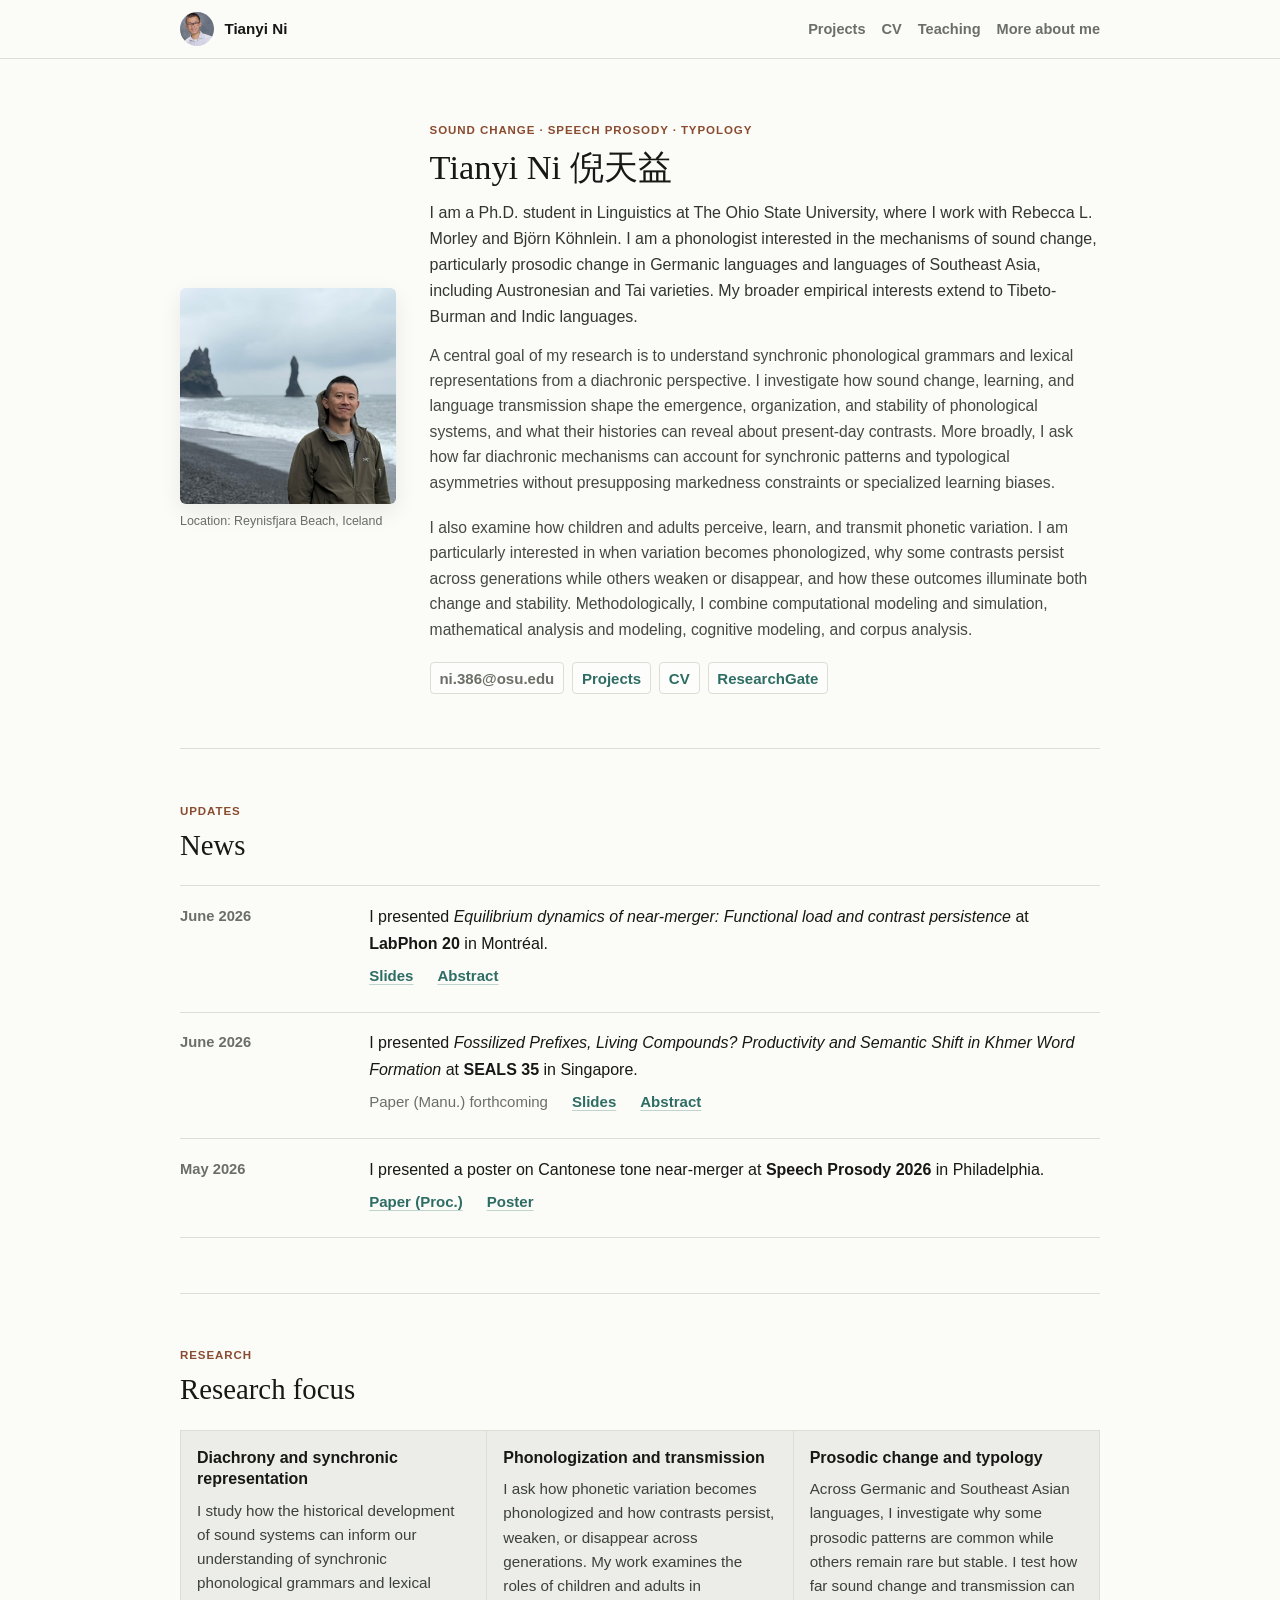
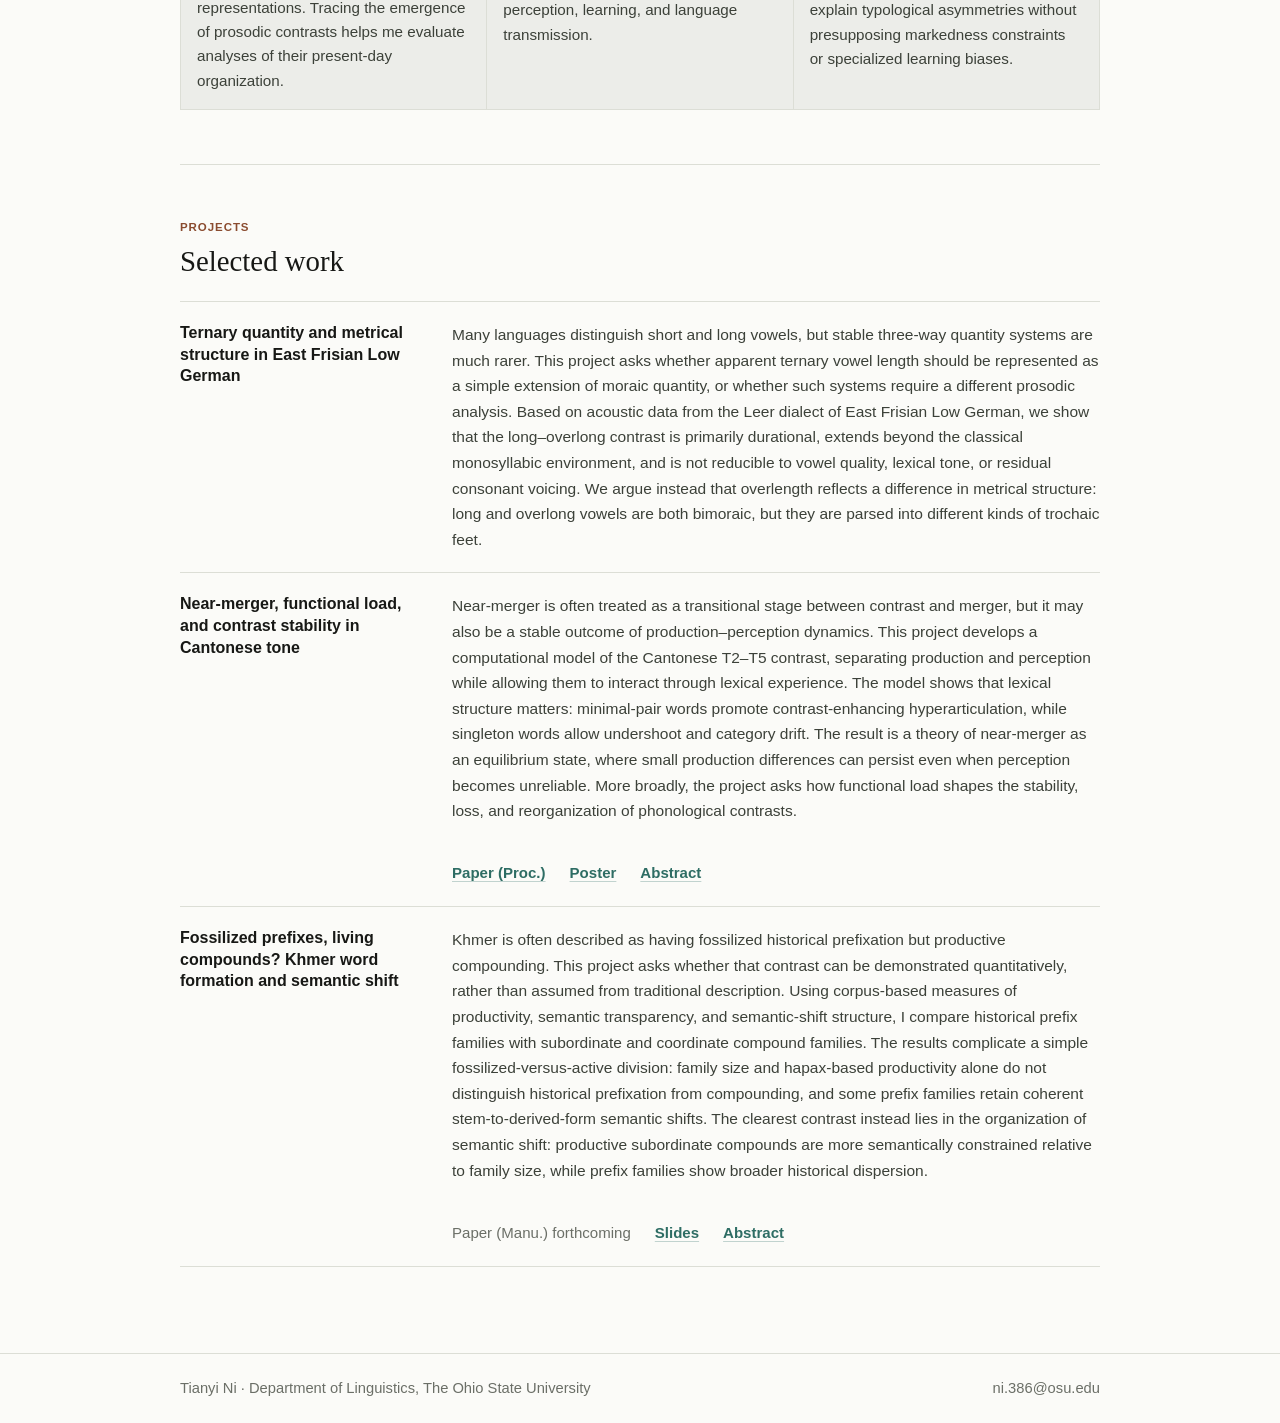
<file: index.html>
<!doctype html>
<html lang="en">
  <head>
    <meta charset="utf-8">
    <meta name="viewport" content="width=device-width, initial-scale=1">
    <meta
      name="description"
      content="Tianyi Ni studies sound change and synchronic phonological representation from a diachronic perspective."
    >
    <title>Tianyi Ni</title>
    <link rel="stylesheet" href="styles.css">
  </head>
  <body>
    <a class="skip-link" href="#main">Skip to content</a>

    <header class="site-header">
      <nav class="nav-shell" aria-label="Primary navigation">
        <a class="brand" href="index.html" aria-label="Tianyi Ni home">
          <img class="brand-avatar" src="profile-headshot.jpeg" alt="">
          <span>Tianyi Ni</span>
        </a>
        <div class="nav-links">
          <a href="#selected-title">Projects</a>
          <a href="cv.html">CV</a>
          <a href="teaching.html">Teaching</a>
          <a href="about.html">More about me</a>
        </div>
      </nav>
    </header>

    <main id="main">
      <section class="intro section-shell">
        <figure class="intro-figure">
          <span class="intro-photo-frame">
            <img
              id="intro-photo"
              class="intro-photo"
              src="tianyi1.jpeg"
              alt="Tianyi Ni at The Ohio State Reformatory, Mansfield, OH"
            >
          </span>
          <figcaption id="intro-location">
            Location: The Ohio State Reformatory, Mansfield, OH
          </figcaption>
        </figure>
        <div class="intro-copy">
          <p class="kicker">SOUND CHANGE · SPEECH PROSODY · TYPOLOGY</p>
          <h1>Tianyi Ni 倪天益</h1>
          <p class="lead">
            I am a Ph.D. student in Linguistics at The Ohio State University,
            where I work with Rebecca L. Morley and Björn Köhnlein. I am a
            phonologist interested in the mechanisms of sound change,
            particularly prosodic change in Germanic languages and languages
            of Southeast Asia, including Austronesian and Tai varieties. My
            broader empirical interests extend to Tibeto-Burman and Indic
            languages.
          </p>
          <p class="lead-secondary">
            A central goal of my research is to understand synchronic
            phonological grammars and lexical representations from a diachronic
            perspective. I investigate how sound change, learning, and language
            transmission shape the emergence, organization, and stability of
            phonological systems, and what their histories can reveal about
            present-day contrasts. More broadly, I ask how far diachronic
            mechanisms can account for synchronic patterns and typological
            asymmetries without presupposing markedness constraints or
            specialized learning biases.
          </p>
          <p class="lead-secondary">
            I also examine how children and adults perceive, learn, and
            transmit phonetic variation. I am particularly interested in when
            variation becomes phonologized, why some contrasts persist across
            generations while others weaken or disappear, and how these
            outcomes illuminate both change and stability. Methodologically, I
            combine computational modeling and simulation, mathematical
            analysis and modeling, cognitive modeling, and corpus analysis.
          </p>
          <div class="inline-links" aria-label="Profile links">
            <span class="plain-email">ni.386@osu.edu</span>
            <a href="#selected-title">Projects</a>
            <a href="cv.html">CV</a>
            <a
              href="https://www.researchgate.net/profile/Tianyi-Ni-3"
              rel="noopener noreferrer"
              target="_blank"
            >ResearchGate</a>
          </div>
        </div>
      </section>

      <section class="section-shell news-section" aria-labelledby="news-title">
        <div class="section-title">
          <p class="kicker">Updates</p>
          <h2 id="news-title">News</h2>
        </div>

        <ol class="news-list">
          <li class="news-item">
            <time datetime="2026-06-28">June 2026</time>
            <div>
              <p>
                I presented
                <em>Equilibrium dynamics of near-merger: Functional load and contrast persistence</em>
                at <strong>LabPhon 20</strong> in Montréal.
              </p>
              <p class="news-links">
                <a href="files/2026_labphon20_near_merger_slides.pdf">Slides</a>
                <a href="files/2026_labphon20_near_merger_abstract.pdf">Abstract</a>
              </p>
            </div>
          </li>

          <li class="news-item">
            <time datetime="2026-06-05">June 2026</time>
            <div>
              <p>
                I presented
                <em>Fossilized Prefixes, Living Compounds? Productivity and Semantic Shift in Khmer Word Formation</em>
                at <strong>SEALS 35</strong> in Singapore.
              </p>
              <p class="news-links">
                <span>Paper (Manu.) forthcoming</span>
                <a href="files/2026_seals_khmer_prefixation_slides.pdf">Slides</a>
                <a href="files/2026_seals_khmer_prefixation_abstract.pdf">Abstract</a>
              </p>
            </div>
          </li>

          <li class="news-item">
            <time datetime="2026-05-29">May 2026</time>
            <div>
              <p>
                I presented a poster on Cantonese tone near-merger at
                <strong>Speech Prosody 2026</strong> in Philadelphia.
              </p>
              <p class="news-links">
                <a href="files/2026_speech_prosody_near_merger_proceeding.pdf">Paper (Proc.)</a>
                <a href="files/2026_speech_prosody_near_merger_poster.pdf">Poster</a>
              </p>
            </div>
          </li>
        </ol>
      </section>

      <section class="section-shell focus-section" aria-labelledby="focus-title">
        <div class="section-title">
          <p class="kicker">Research</p>
          <h2 id="focus-title">Research focus</h2>
        </div>

        <div class="focus-grid">
          <article class="focus-card">
            <h3>Diachrony and synchronic representation</h3>
            <p>
              I study how the historical development of sound systems can
              inform our understanding of synchronic phonological grammars
              and lexical representations. Tracing the emergence of prosodic
              contrasts helps me evaluate analyses of their present-day
              organization.
            </p>
          </article>
          <article class="focus-card">
            <h3>Phonologization and transmission</h3>
            <p>
              I ask how phonetic variation becomes phonologized and how
              contrasts persist, weaken, or disappear across generations.
              My work examines the roles of children and adults in perception,
              learning, and language transmission.
            </p>
          </article>
          <article class="focus-card">
            <h3>Prosodic change and typology</h3>
            <p>
              Across Germanic and Southeast Asian languages, I investigate why
              some prosodic patterns are common while others remain rare but
              stable. I test how far sound change and transmission can explain
              typological asymmetries without presupposing markedness
              constraints or specialized learning biases.
            </p>
          </article>
        </div>
      </section>

      <section class="section-shell featured-section" aria-labelledby="selected-title">
        <div class="section-title">
          <p class="kicker">Projects</p>
          <h2 id="selected-title">Selected work</h2>
        </div>

        <div class="featured-list">
          <article class="featured-item">
            <h3>Ternary quantity and metrical structure in East Frisian Low German</h3>
            <p>
              Many languages distinguish short and long vowels, but stable
              three-way quantity systems are much rarer. This project asks
              whether apparent ternary vowel length should be represented as a
              simple extension of moraic quantity, or whether such systems
              require a different prosodic analysis. Based on acoustic data from
              the Leer dialect of East Frisian Low German, we show that the
              long–overlong contrast is primarily durational, extends beyond the
              classical monosyllabic environment, and is not reducible to vowel
              quality, lexical tone, or residual consonant voicing. We argue
              instead that overlength reflects a difference in metrical
              structure: long and overlong vowels are both bimoraic, but they
              are parsed into different kinds of trochaic feet.
            </p>
          </article>
          <article class="featured-item">
            <h3>Near-merger, functional load, and contrast stability in Cantonese tone</h3>
            <p>
              Near-merger is often treated as a transitional stage between
              contrast and merger, but it may also be a stable outcome of
              production–perception dynamics. This project develops a
              computational model of the Cantonese T2–T5 contrast, separating
              production and perception while allowing them to interact through
              lexical experience. The model shows that lexical structure matters:
              minimal-pair words promote contrast-enhancing hyperarticulation,
              while singleton words allow undershoot and category drift. The
              result is a theory of near-merger as an equilibrium state, where
              small production differences can persist even when perception
              becomes unreliable. More broadly, the project asks how functional
              load shapes the stability, loss, and reorganization of
              phonological contrasts.
            </p>
            <p class="item-links">
              <a href="files/2026_speech_prosody_near_merger_proceeding.pdf">Paper (Proc.)</a>
              <a href="files/2026_speech_prosody_near_merger_poster.pdf">Poster</a>
              <a href="files/2026_labphon20_near_merger_abstract.pdf">Abstract</a>
            </p>
          </article>
          <article class="featured-item">
            <h3>Fossilized prefixes, living compounds? Khmer word formation and semantic shift</h3>
            <p>
              Khmer is often described as having fossilized historical
              prefixation but productive compounding. This project asks whether
              that contrast can be demonstrated quantitatively, rather than
              assumed from traditional description. Using corpus-based measures
              of productivity, semantic transparency, and semantic-shift
              structure, I compare historical prefix families with subordinate
              and coordinate compound families. The results complicate a simple
              fossilized-versus-active division: family size and hapax-based
              productivity alone do not distinguish historical prefixation from
              compounding, and some prefix families retain coherent
              stem-to-derived-form semantic shifts. The clearest contrast
              instead lies in the organization of semantic shift: productive
              subordinate compounds are more semantically constrained relative
              to family size, while prefix families show broader historical
              dispersion.
            </p>
            <p class="item-links">
              <span>Paper (Manu.) forthcoming</span>
              <a href="files/2026_seals_khmer_prefixation_slides.pdf">Slides</a>
              <a href="files/2026_seals_khmer_prefixation_abstract.pdf">Abstract</a>
            </p>
          </article>
        </div>

      </section>
    </main>

    <footer class="site-footer">
      <div class="section-shell footer-shell">
        <p>
          Tianyi Ni · Department of Linguistics, The Ohio State University
        </p>
        <p>
          ni.386@osu.edu
        </p>
      </div>
    </footer>

    <script>
      const introPhotos = [
        {
          src: "tianyi1.jpeg",
          location: "The Ohio State Reformatory, Mansfield, OH",
          position: "center"
        },
        {
          src: "photos/reynisfjara-beach.jpeg",
          location: "Reynisfjara Beach, Iceland",
          position: "68% center"
        },
        {
          src: "photos/cite-architecture-patrimoine.jpeg",
          location: "Cité de l’architecture et du patrimoine, Paris, France",
          position: "center"
        },
        {
          src: "photos/stavanger-norway.jpeg",
          location: "Stavanger, Norway",
          position: "center"
        },
        {
          src: "photos/museum-katowice.jpeg",
          location: "Museum of Katowice, Katowice, Poland",
          position: "center",
          zoom: 1.22
        },
        {
          src: "photos/mozart-geburtshaus.jpeg",
          location: "Mozart Geburtshaus, Salzburg, Austria",
          position: "center"
        },
        {
          src: "photos/kastellet-copenhagen.jpg",
          location: "Kastellet, København, Denmark",
          position: "58% center"
        },
        {
          src: "photos/nyhavn-copenhagen.jpg",
          location: "Nyhavn, København, Denmark",
          position: "center"
        },
        {
          src: "photos/fishmarket-bergen.jpg",
          location: "Fishmarket in Bergen, Norway",
          position: "center"
        },
        {
          src: "photos/exit-to-iceland-reykjavik.jpg",
          location: "Exit to Iceland, Reykjavík, Iceland",
          position: "70% center"
        },
        {
          src: "photos/rainbow-street-reykjavik.jpg",
          location: "Skólavörðustígur Rainbow Street, Reykjavík, Iceland",
          position: "30% center"
        }
      ];

      const selectedPhoto =
        introPhotos[Math.floor(Math.random() * introPhotos.length)];
      const introPhoto = document.getElementById("intro-photo");
      const introLocation = document.getElementById("intro-location");

      introPhoto.src = selectedPhoto.src;
      introPhoto.alt = `Tianyi Ni at ${selectedPhoto.location}`;
      introPhoto.style.objectPosition = selectedPhoto.position;
      introPhoto.style.objectFit = selectedPhoto.fit || "cover";
      introPhoto.style.transform = selectedPhoto.zoom
        ? `scale(${selectedPhoto.zoom})`
        : "none";
      introPhoto.style.transformOrigin = selectedPhoto.position;
      introLocation.textContent = `Location: ${selectedPhoto.location}`;
    </script>
  </body>
</html>
</file>
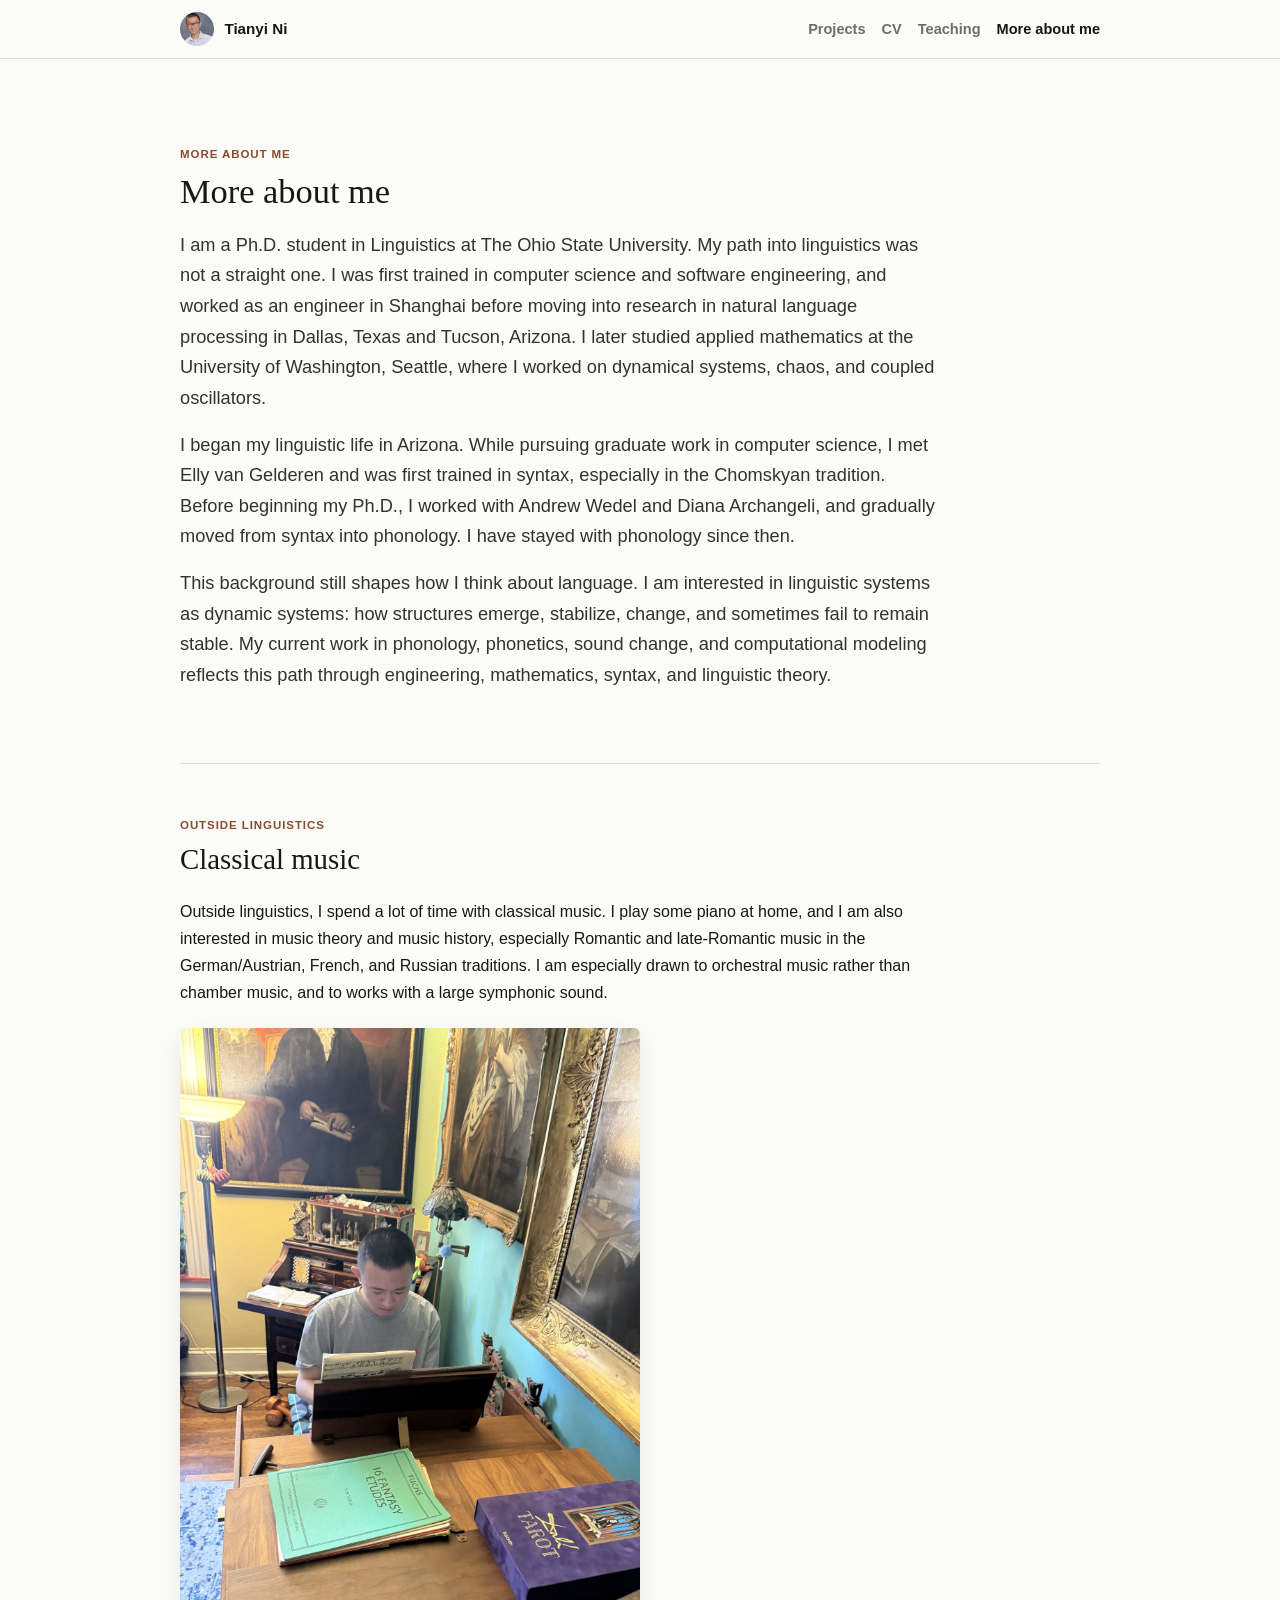
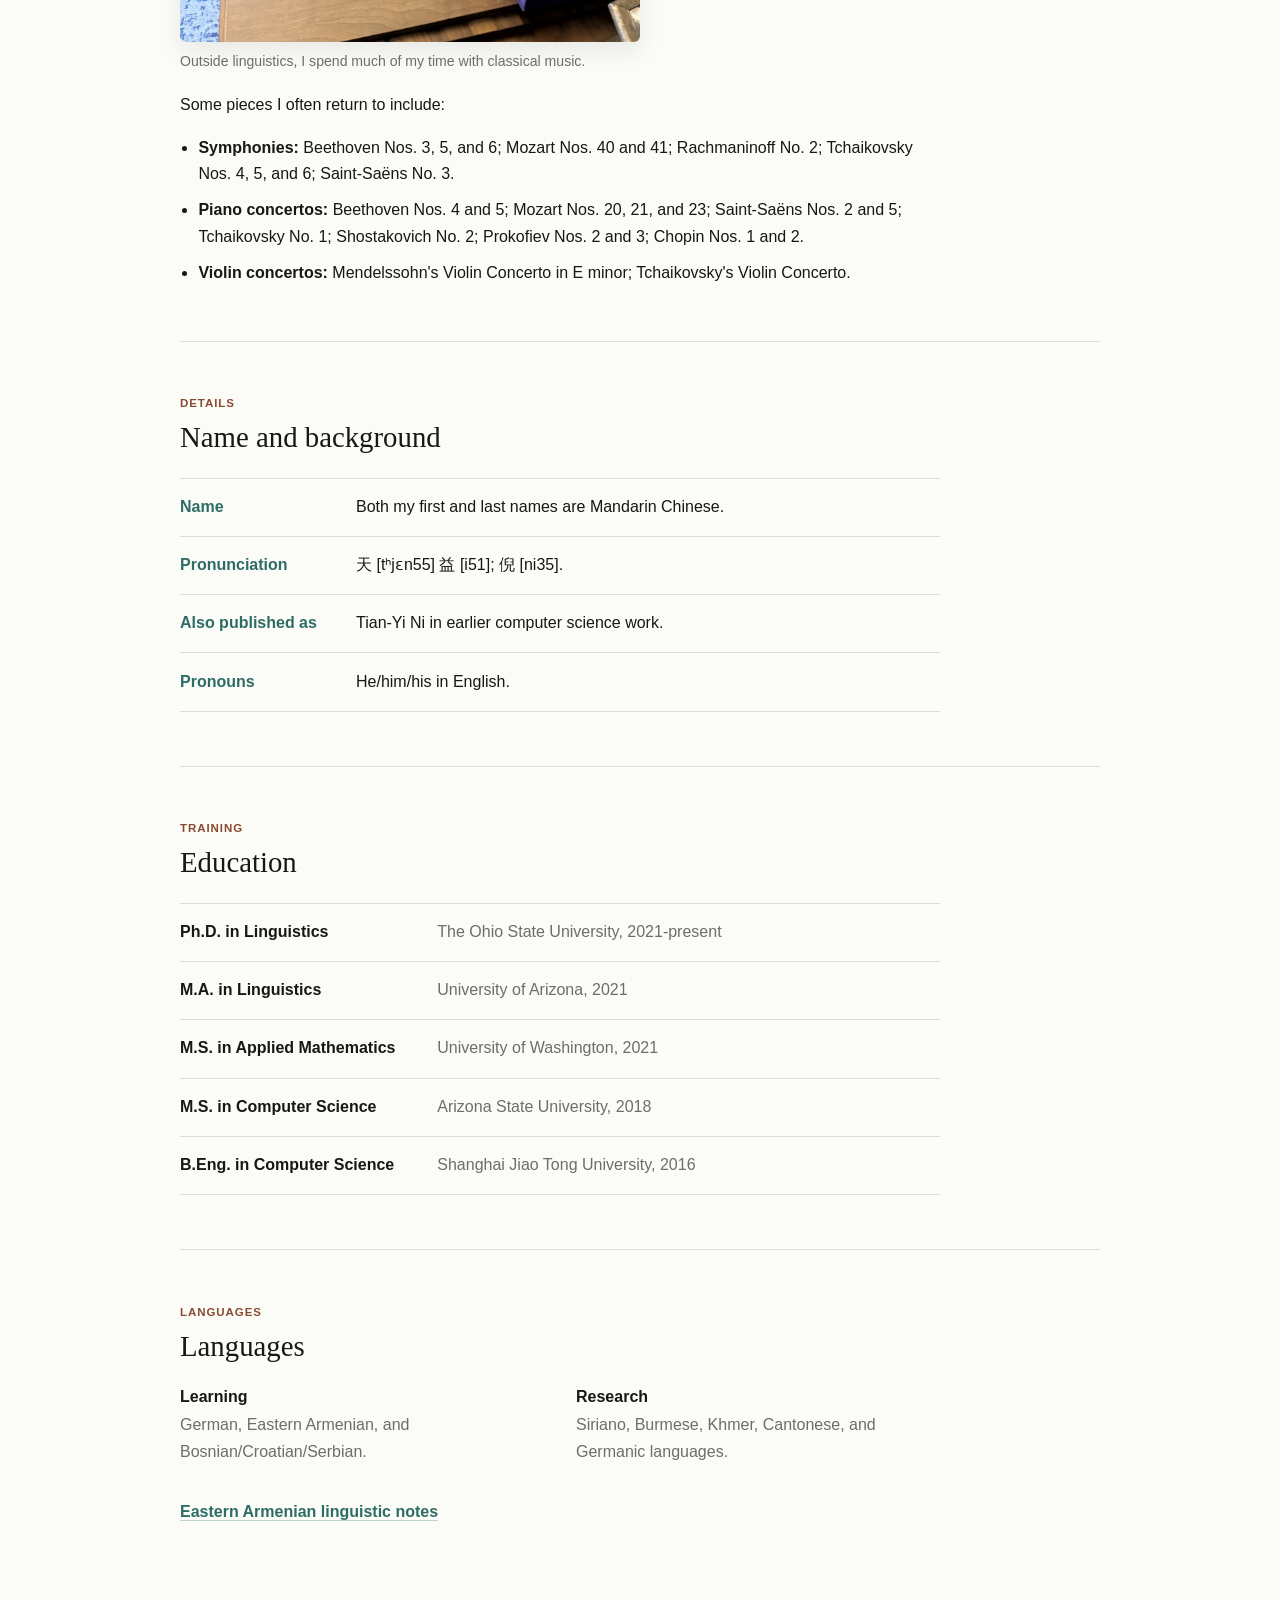
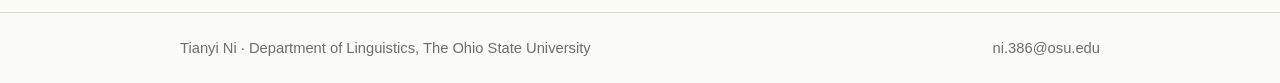
<file: about.html>
<!doctype html>
<html lang="en">
  <head>
    <meta charset="utf-8">
    <meta name="viewport" content="width=device-width, initial-scale=1">
    <meta name="description" content="More about Tianyi Ni's path into linguistics, training, and life outside linguistics.">
    <title>More about me | Tianyi Ni</title>
    <link rel="stylesheet" href="styles.css">
  </head>
  <body>
    <a class="skip-link" href="#main">Skip to content</a>

    <header class="site-header">
      <nav class="nav-shell" aria-label="Primary navigation">
        <a class="brand" href="index.html" aria-label="Tianyi Ni home">
          <img class="brand-avatar" src="profile-headshot.jpeg" alt="">
          <span>Tianyi Ni</span>
        </a>
        <div class="nav-links">
          <a href="index.html#selected-title">Projects</a>
          <a href="cv.html">CV</a>
          <a href="teaching.html">Teaching</a>
          <a href="about.html" aria-current="page">More about me</a>
        </div>
      </nav>
    </header>

    <main id="main">
      <section class="page-hero section-shell">
        <p class="kicker">More about me</p>
        <h1>More about me</h1>
        <div class="page-intro about-narrative">
          <p>
            I am a Ph.D. student in Linguistics at The Ohio State University.
            My path into linguistics was not a straight one. I was first trained
            in computer science and software engineering, and worked as an
            engineer in Shanghai before moving into research in natural language
            processing in Dallas, Texas and Tucson, Arizona. I later studied
            applied mathematics at the University of Washington, Seattle, where
            I worked on dynamical systems, chaos, and coupled oscillators.
          </p>
          <p>
            I began my linguistic life in Arizona. While pursuing graduate work
            in computer science, I met Elly van Gelderen and was first trained
            in syntax, especially in the Chomskyan tradition. Before beginning
            my Ph.D., I worked with Andrew Wedel and Diana Archangeli, and
            gradually moved from syntax into phonology. I have stayed with
            phonology since then.
          </p>
          <p>
            This background still shapes how I think about language. I am
            interested in linguistic systems as dynamic systems: how structures
            emerge, stabilize, change, and sometimes fail to remain stable. My
            current work in phonology, phonetics, sound change, and computational
            modeling reflects this path through engineering, mathematics,
            syntax, and linguistic theory.
          </p>
        </div>
      </section>

      <section class="section-shell compact-section" aria-labelledby="outside-title">
        <div class="section-title">
          <p class="kicker">Outside linguistics</p>
          <h2 id="outside-title">Classical music</h2>
        </div>

        <div class="about-narrative">
          <p>
            Outside linguistics, I spend a lot of time with classical music. I
            play some piano at home, and I am also interested in music theory
            and music history, especially Romantic and late-Romantic music in
            the German/Austrian, French, and Russian traditions. I am especially
            drawn to orchestral music rather than chamber music, and to works
            with a large symphonic sound.
          </p>

          <figure class="about-photo">
            <img
              src="photos/about-piano.jpg"
              alt="Tianyi Ni reading music at the piano"
            >
            <figcaption>Outside linguistics, I spend much of my time with classical music.</figcaption>
          </figure>

          <p>Some pieces I often return to include:</p>
          <ul class="music-list">
            <li>
              <strong>Symphonies:</strong> Beethoven Nos. 3, 5, and 6; Mozart
              Nos. 40 and 41; Rachmaninoff No. 2; Tchaikovsky Nos. 4, 5, and 6;
              Saint-Saëns No. 3.
            </li>
            <li>
              <strong>Piano concertos:</strong> Beethoven Nos. 4 and 5; Mozart
              Nos. 20, 21, and 23; Saint-Saëns Nos. 2 and 5; Tchaikovsky No. 1;
              Shostakovich No. 2; Prokofiev Nos. 2 and 3; Chopin Nos. 1 and 2.
            </li>
            <li>
              <strong>Violin concertos:</strong> Mendelssohn's Violin Concerto
              in E minor; Tchaikovsky's Violin Concerto.
            </li>
          </ul>
        </div>
      </section>

      <section class="section-shell compact-section" aria-labelledby="details-title">
        <div class="section-title">
          <p class="kicker">Details</p>
          <h2 id="details-title">Name and background</h2>
        </div>
        <dl class="fact-list">
          <div>
            <dt>Name</dt>
            <dd>Both my first and last names are Mandarin Chinese.</dd>
          </div>
          <div>
            <dt>Pronunciation</dt>
            <dd>天 [tʰjɛn55] 益 [i51]; 倪 [ni35].</dd>
          </div>
          <div>
            <dt>Also published as</dt>
            <dd>Tian-Yi Ni in earlier computer science work.</dd>
          </div>
          <div>
            <dt>Pronouns</dt>
            <dd>He/him/his in English.</dd>
          </div>
        </dl>
      </section>

      <section class="section-shell compact-section" aria-labelledby="education-title">
        <div class="section-title">
          <p class="kicker">Training</p>
          <h2 id="education-title">Education</h2>
        </div>
        <ol class="plain-list">
          <li>
            <strong>Ph.D. in Linguistics</strong>
            <span>The Ohio State University, 2021-present</span>
          </li>
          <li>
            <strong>M.A. in Linguistics</strong>
            <span>University of Arizona, 2021</span>
          </li>
          <li>
            <strong>M.S. in Applied Mathematics</strong>
            <span>University of Washington, 2021</span>
          </li>
          <li>
            <strong>M.S. in Computer Science</strong>
            <span>Arizona State University, 2018</span>
          </li>
          <li>
            <strong>B.Eng. in Computer Science</strong>
            <span>Shanghai Jiao Tong University, 2016</span>
          </li>
        </ol>
      </section>

      <section class="section-shell compact-section" aria-labelledby="languages-title">
        <div class="section-title">
          <p class="kicker">Languages</p>
          <h2 id="languages-title">Languages</h2>
        </div>
        <div class="two-column">
          <div>
            <h3>Learning</h3>
            <p>German, Eastern Armenian, and Bosnian/Croatian/Serbian.</p>
          </div>
          <div>
            <h3>Research</h3>
            <p>Siriano, Burmese, Khmer, Cantonese, and Germanic languages.</p>
          </div>
        </div>
        <p class="plain-action">
          <a href="files/Eastern Armenian linguistic studies.pdf">Eastern Armenian linguistic notes</a>
        </p>
      </section>
    </main>

    <footer class="site-footer">
      <div class="section-shell footer-shell">
        <p>Tianyi Ni · Department of Linguistics, The Ohio State University</p>
        <p>ni.386@osu.edu</p>
      </div>
    </footer>
  </body>
</html>
</file>
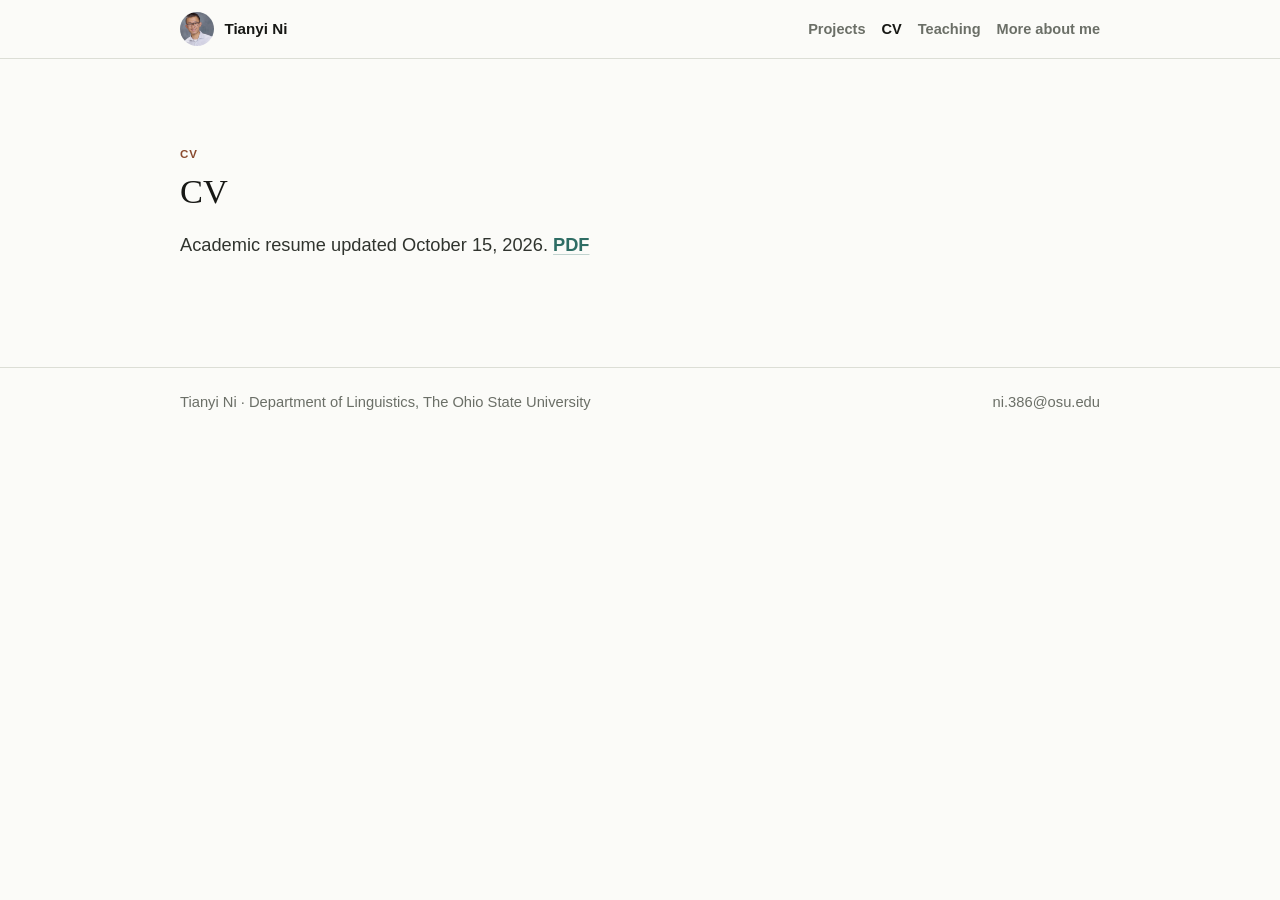
<file: cv.html>
<!doctype html>
<html lang="en">
  <head>
    <meta charset="utf-8">
    <meta name="viewport" content="width=device-width, initial-scale=1">
    <meta name="description" content="Academic resume for Tianyi Ni.">
    <title>CV | Tianyi Ni</title>
    <link rel="stylesheet" href="styles.css">
  </head>
  <body>
    <a class="skip-link" href="#main">Skip to content</a>

    <header class="site-header">
      <nav class="nav-shell" aria-label="Primary navigation">
        <a class="brand" href="index.html" aria-label="Tianyi Ni home">
          <img class="brand-avatar" src="profile-headshot.jpeg" alt="">
          <span>Tianyi Ni</span>
        </a>
        <div class="nav-links">
          <a href="index.html#selected-title">Projects</a>
          <a href="cv.html" aria-current="page">CV</a>
          <a href="teaching.html">Teaching</a>
          <a href="about.html">More about me</a>
        </div>
      </nav>
    </header>

    <main id="main">
      <section class="page-hero section-shell">
        <p class="kicker">CV</p>
        <h1>CV</h1>
        <div class="page-intro">
          <p>
            Academic resume updated October 15, 2026.
            <a href="files/Tianyi_Ni_CV.pdf?v=980d5022">PDF</a>
          </p>
        </div>
      </section>
    </main>

    <footer class="site-footer">
      <div class="section-shell footer-shell">
        <p>Tianyi Ni · Department of Linguistics, The Ohio State University</p>
        <p>ni.386@osu.edu</p>
      </div>
    </footer>
  </body>
</html>
</file>
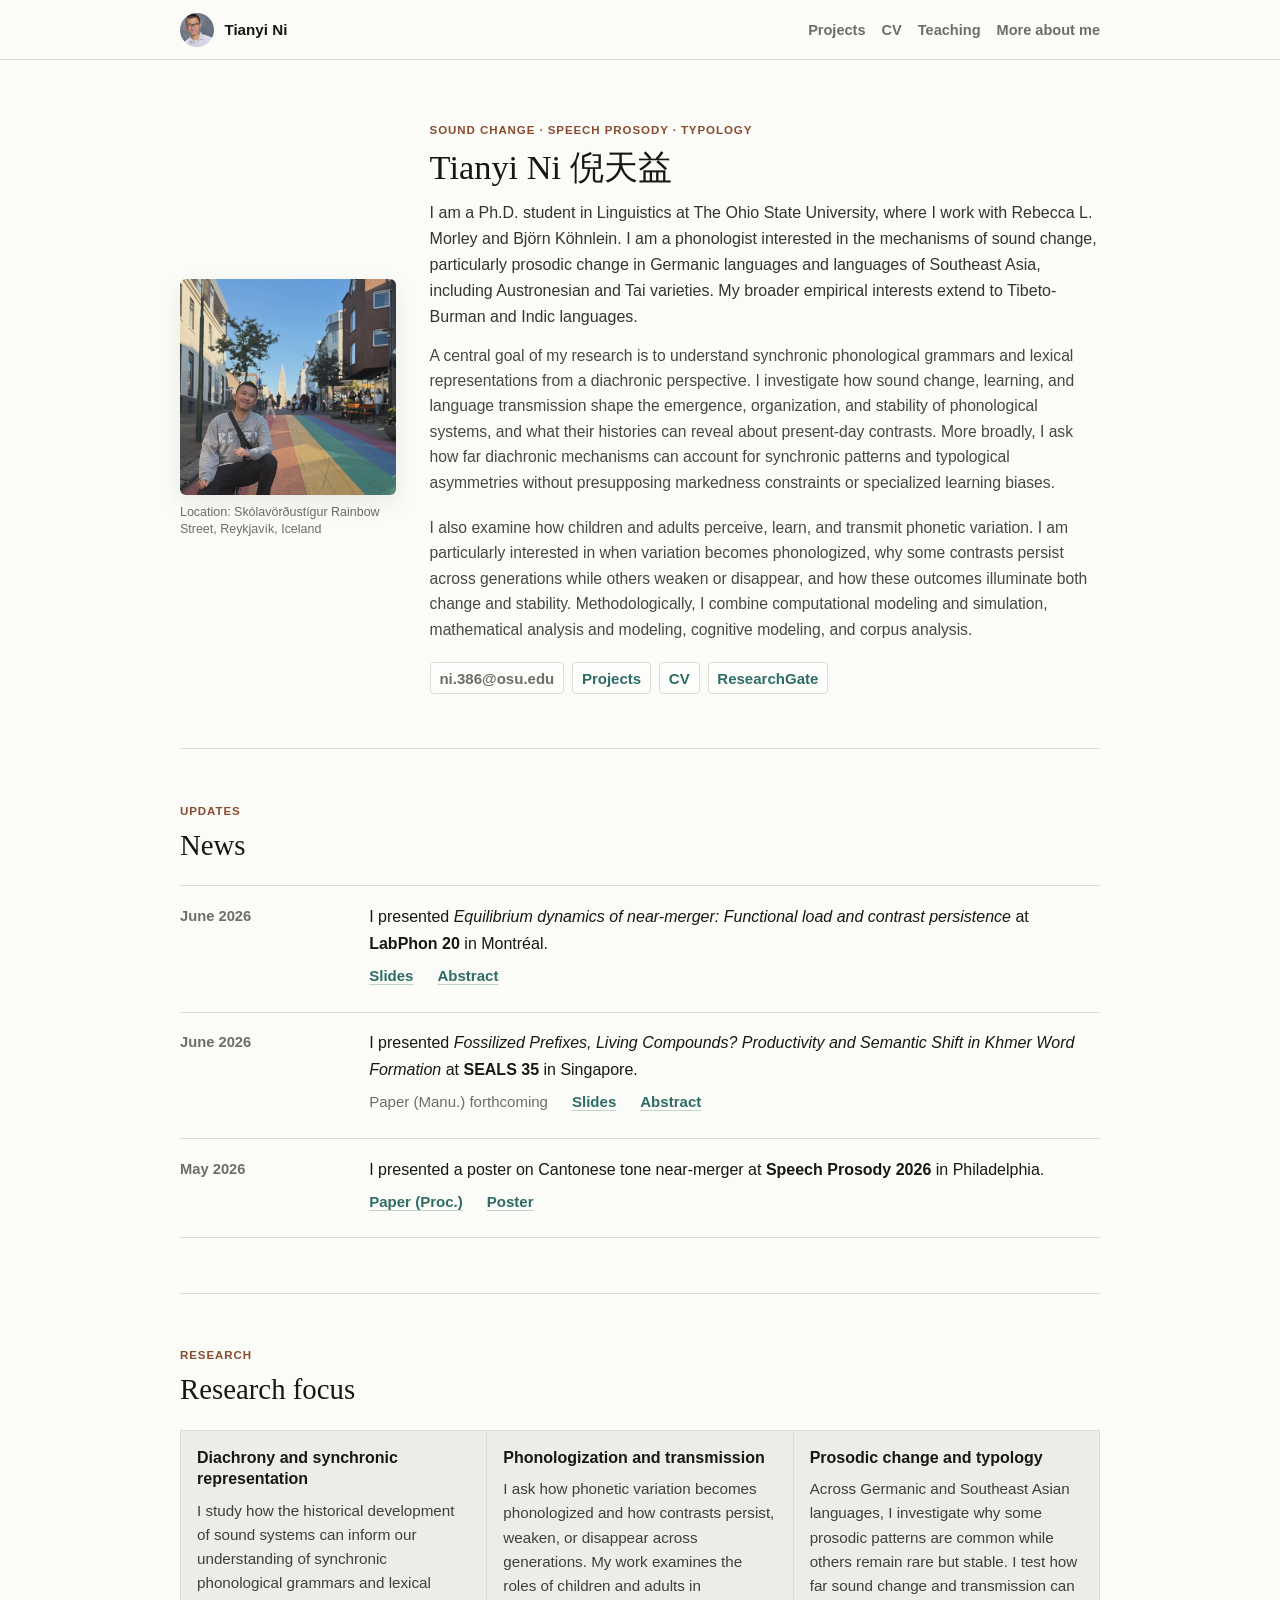
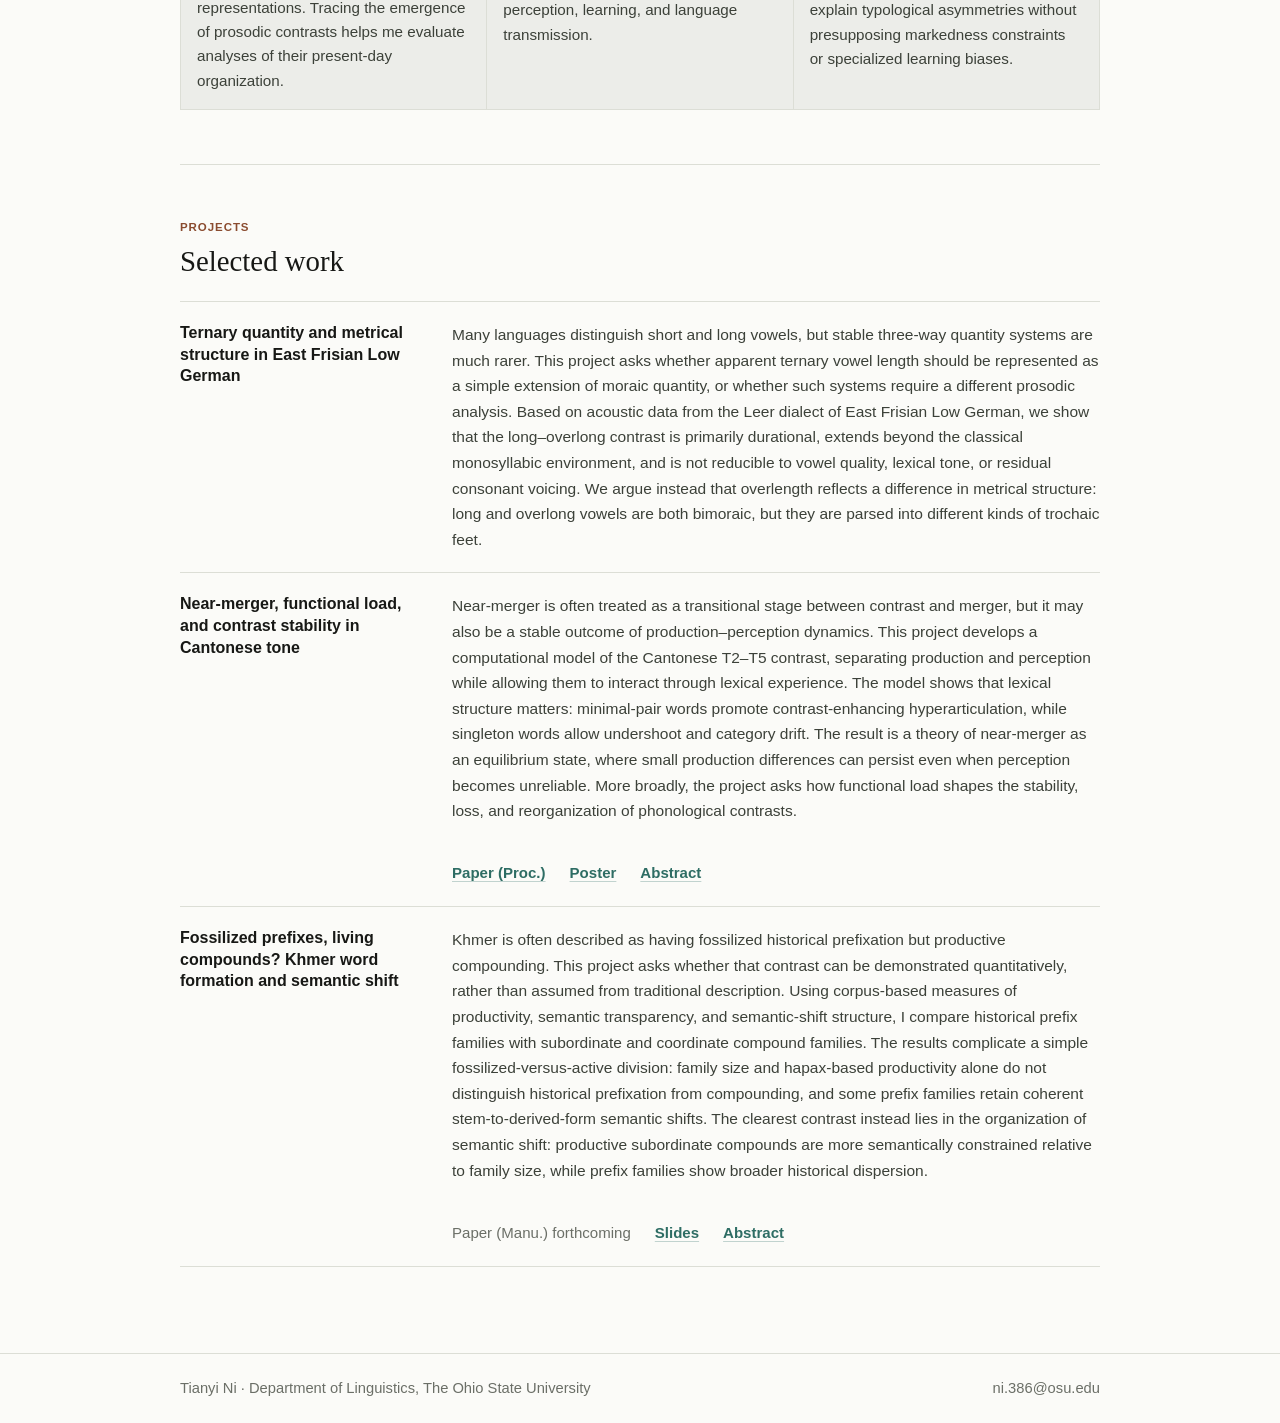
<file: research.html>
<!doctype html>
<html lang="en">
  <head>
    <meta charset="utf-8">
    <meta name="viewport" content="width=device-width, initial-scale=1">
    <meta name="robots" content="noindex">
    <meta http-equiv="refresh" content="0; url=index.html#selected-title">
    <link rel="canonical" href="https://tianyini01.github.io/#selected-title">
    <title>Projects | Tianyi Ni</title>
  </head>
  <body>
    <p>Research projects are now on the <a href="index.html#selected-title">homepage</a>.</p>
  </body>
</html>
</file>
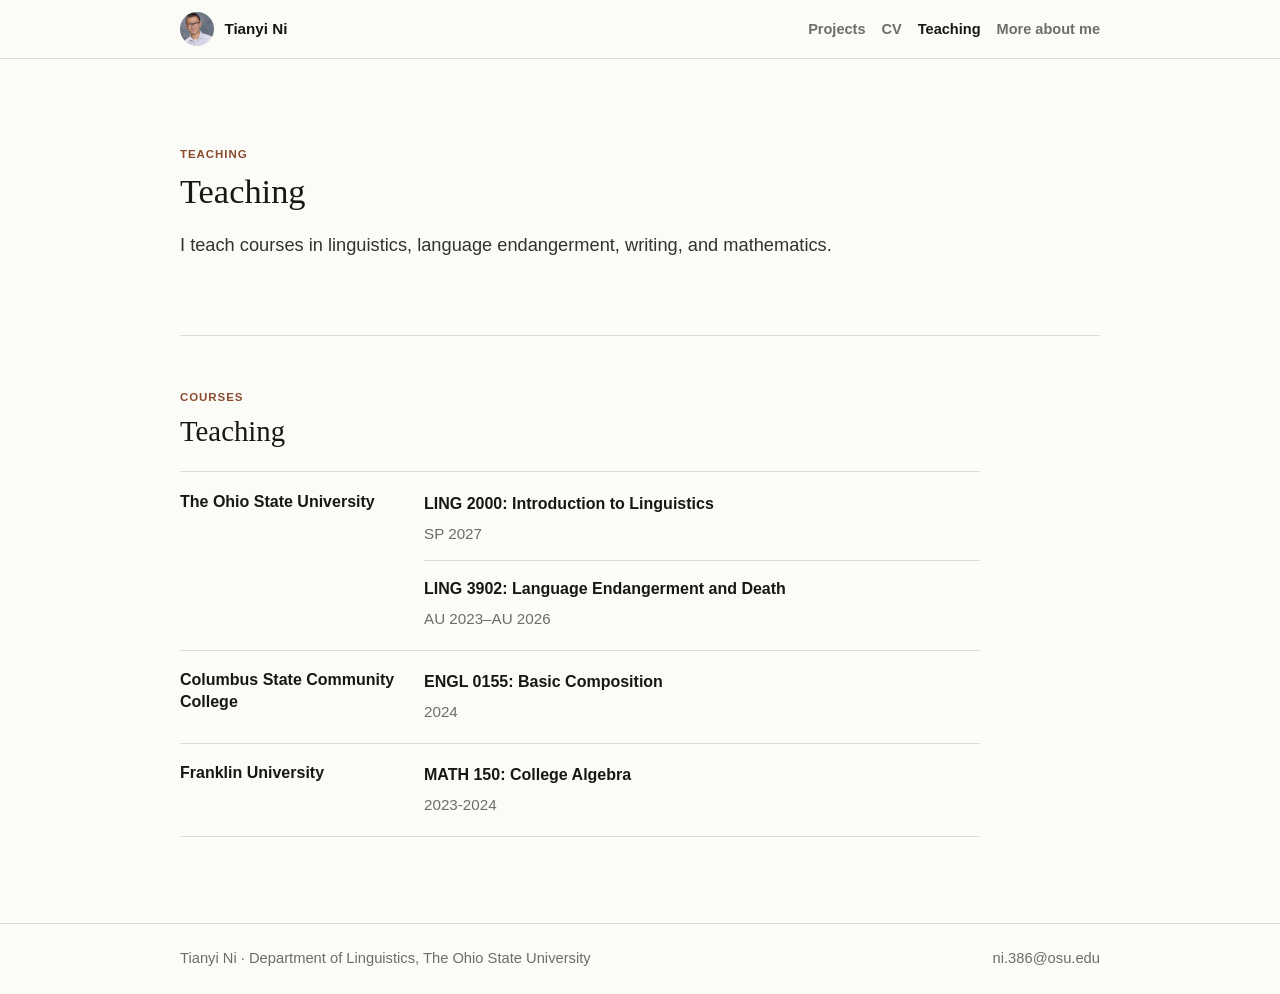
<file: teaching.html>
<!doctype html>
<html lang="en">
  <head>
    <meta charset="utf-8">
    <meta name="viewport" content="width=device-width, initial-scale=1">
    <meta
      name="description"
      content="Teaching by Tianyi Ni."
    >
    <title>Teaching | Tianyi Ni</title>
    <link rel="stylesheet" href="styles.css">
  </head>
  <body>
    <a class="skip-link" href="#main">Skip to content</a>

    <header class="site-header">
      <nav class="nav-shell" aria-label="Primary navigation">
        <a class="brand" href="index.html" aria-label="Tianyi Ni home">
          <img class="brand-avatar" src="profile-headshot.jpeg" alt="">
          <span>Tianyi Ni</span>
        </a>
        <div class="nav-links">
          <a href="index.html#selected-title">Projects</a>
          <a href="cv.html">CV</a>
          <a href="teaching.html" aria-current="page">Teaching</a>
          <a href="about.html">More about me</a>
        </div>
      </nav>
    </header>

    <main id="main">
      <section class="page-hero section-shell">
        <p class="kicker">Teaching</p>
        <h1>Teaching</h1>
        <div class="page-intro">
          <p>
            I teach courses in linguistics, language endangerment, writing,
            and mathematics.
          </p>
        </div>
      </section>

      <section class="section-shell compact-section" aria-labelledby="courses-title">
        <div class="section-title">
          <p class="kicker">Courses</p>
          <h2 id="courses-title">Teaching</h2>
        </div>
        <div class="teaching-groups">
          <section class="teaching-group" aria-labelledby="osu-teaching">
            <h3 id="osu-teaching">The Ohio State University</h3>
            <div class="teaching-courses">
              <article class="teaching-course">
                <strong>LING 2000: Introduction to Linguistics</strong>
                <span>SP 2027</span>
              </article>
              <article class="teaching-course">
                <strong>LING 3902: Language Endangerment and Death</strong>
                <span>AU 2023–AU 2026</span>
              </article>
            </div>
          </section>

          <section class="teaching-group" aria-labelledby="cscc-teaching">
            <h3 id="cscc-teaching">Columbus State Community College</h3>
            <div class="teaching-courses">
              <article class="teaching-course">
                <strong>ENGL 0155: Basic Composition</strong>
                <span>2024</span>
              </article>
            </div>
          </section>

          <section class="teaching-group" aria-labelledby="franklin-teaching">
            <h3 id="franklin-teaching">Franklin University</h3>
            <div class="teaching-courses">
              <article class="teaching-course">
                <strong>MATH 150: College Algebra</strong>
                <span>2023-2024</span>
              </article>
            </div>
          </section>
        </div>
      </section>
    </main>

    <footer class="site-footer">
      <div class="section-shell footer-shell">
        <p>
          Tianyi Ni · Department of Linguistics, The Ohio State University
        </p>
        <p>
          ni.386@osu.edu
        </p>
      </div>
    </footer>
  </body>
</html>
</file>
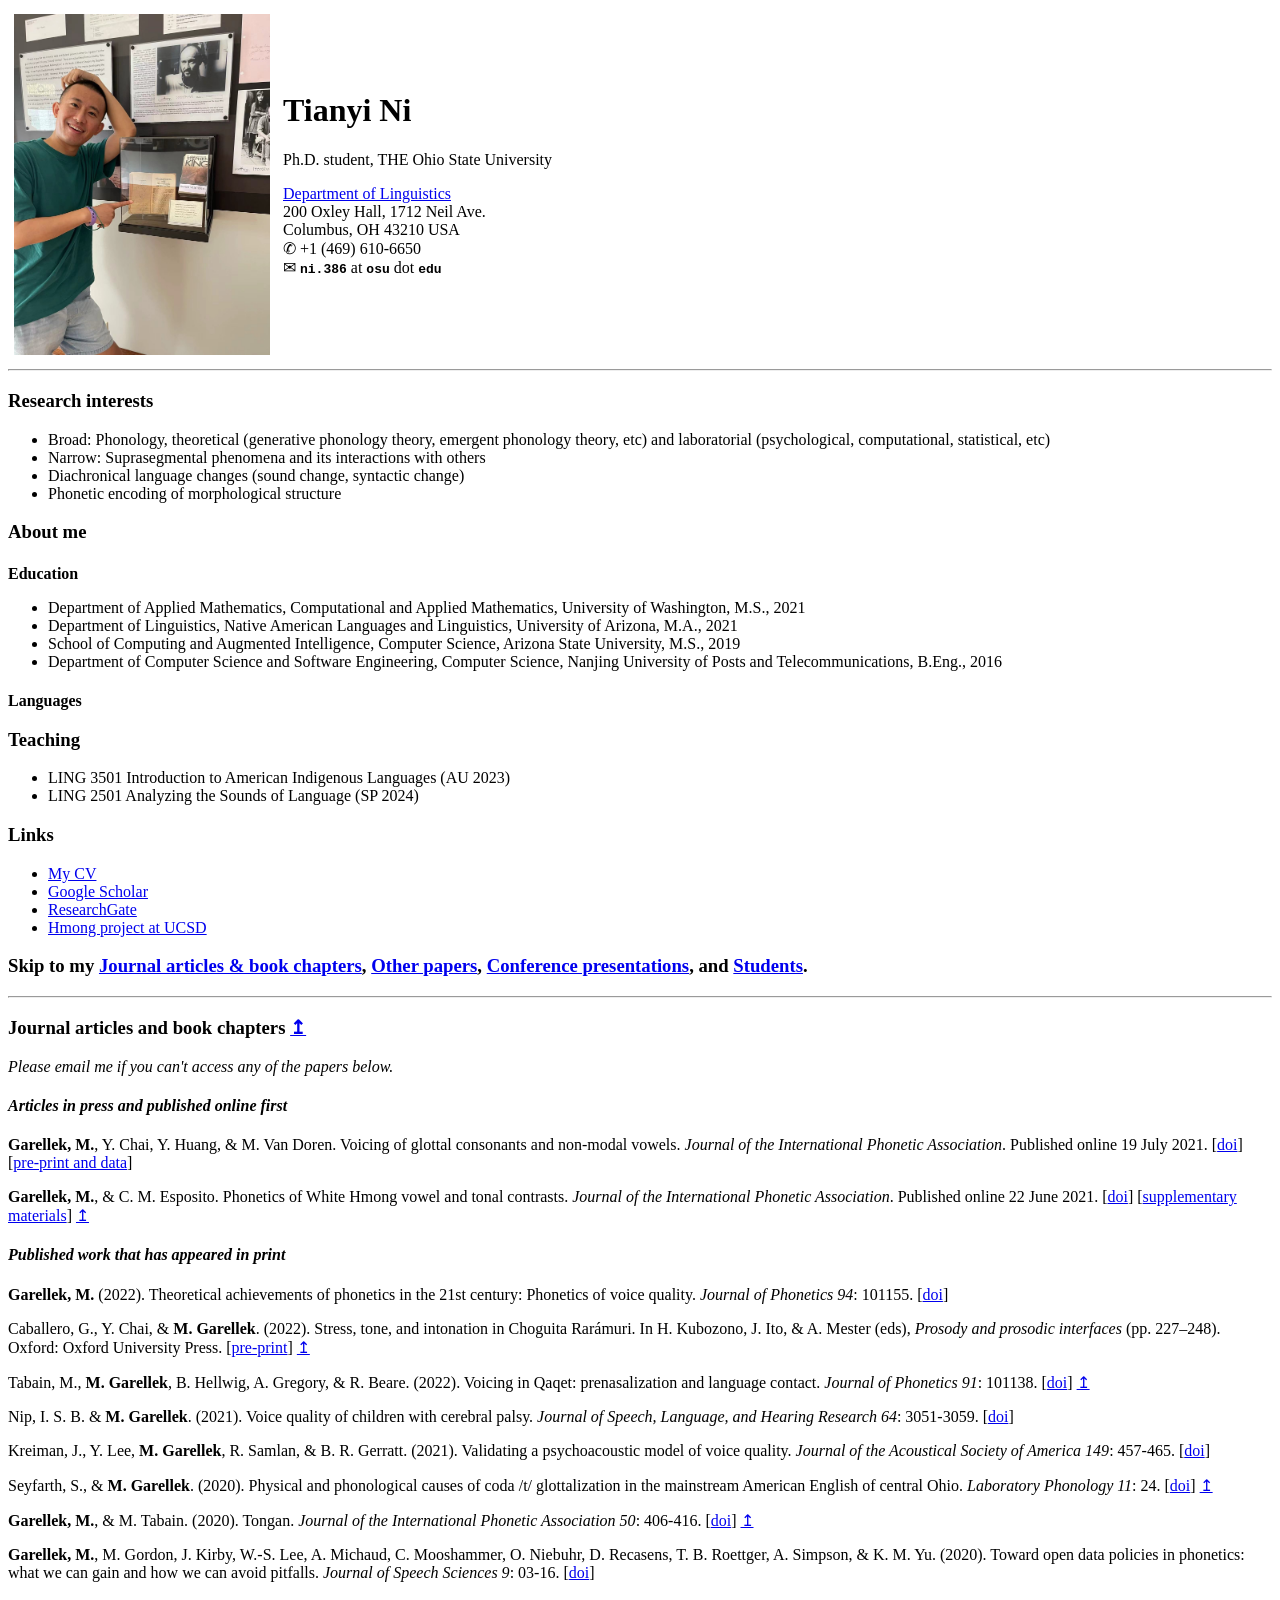
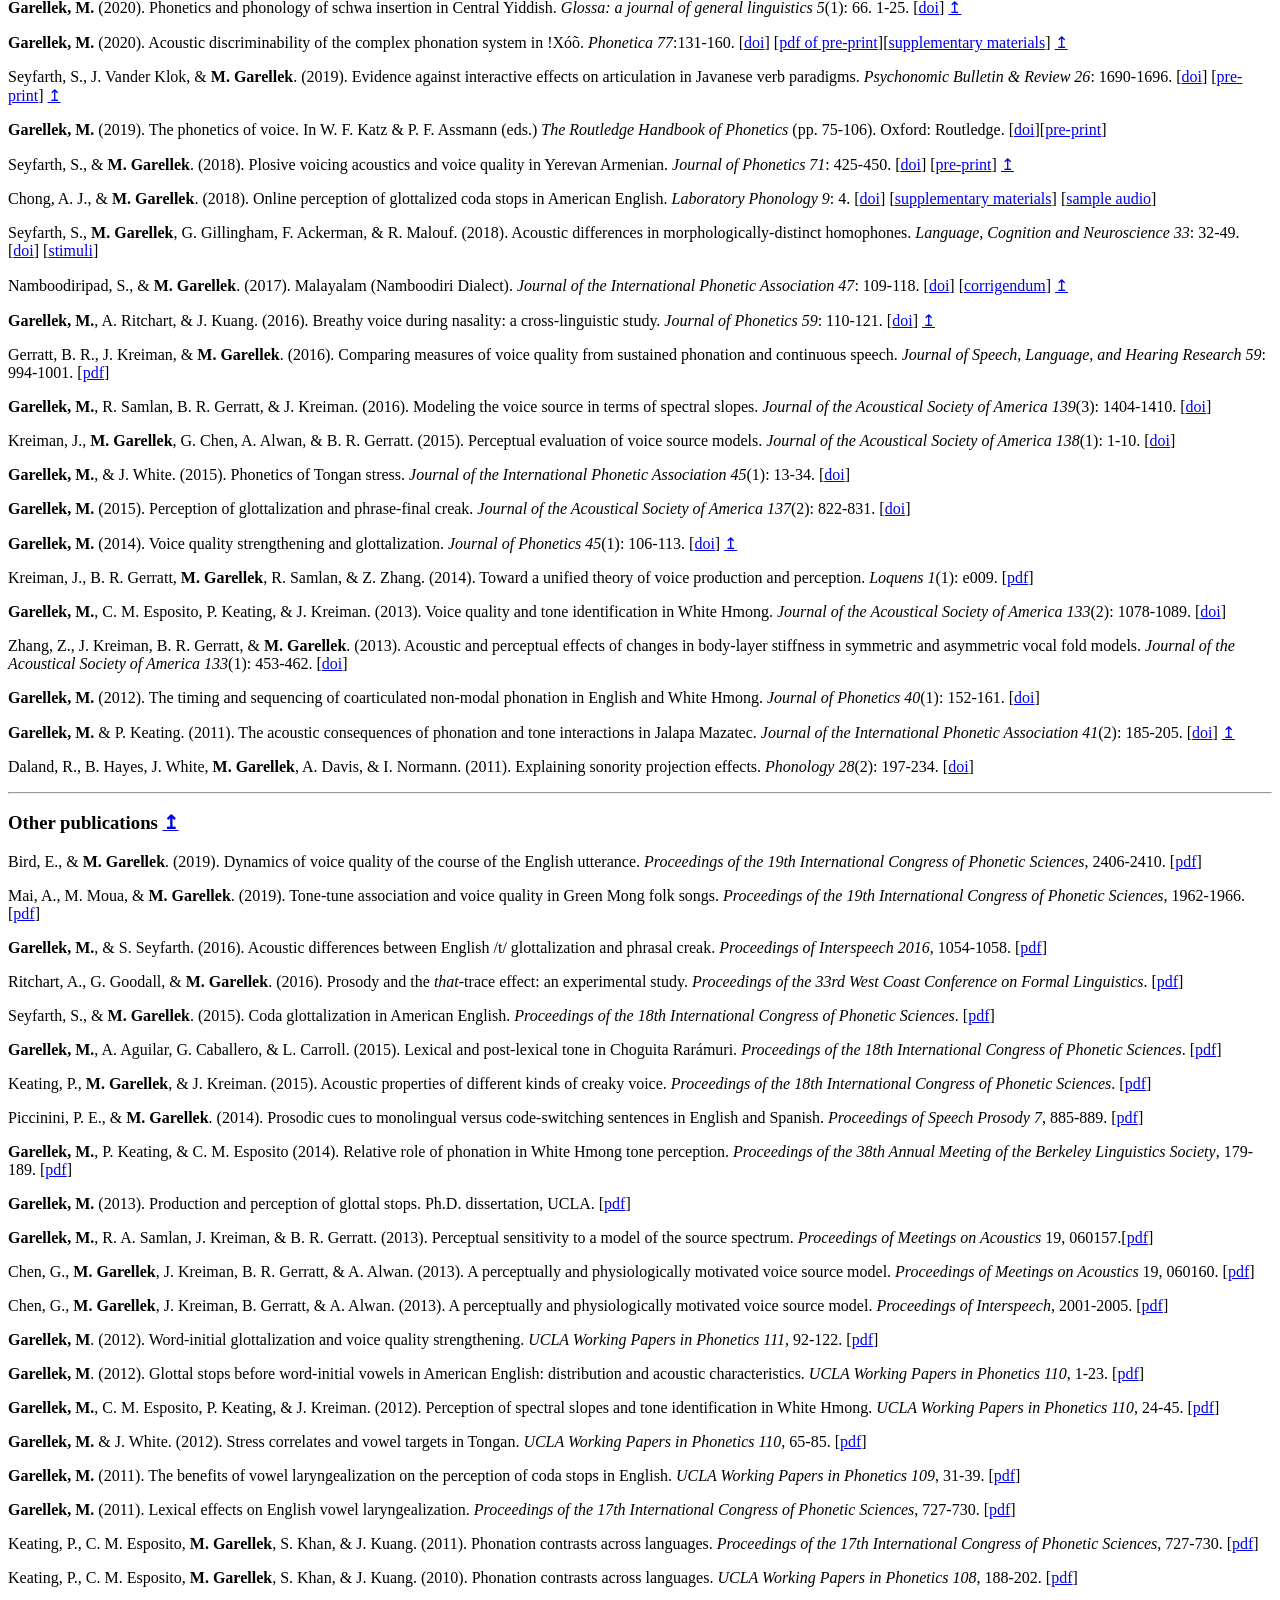
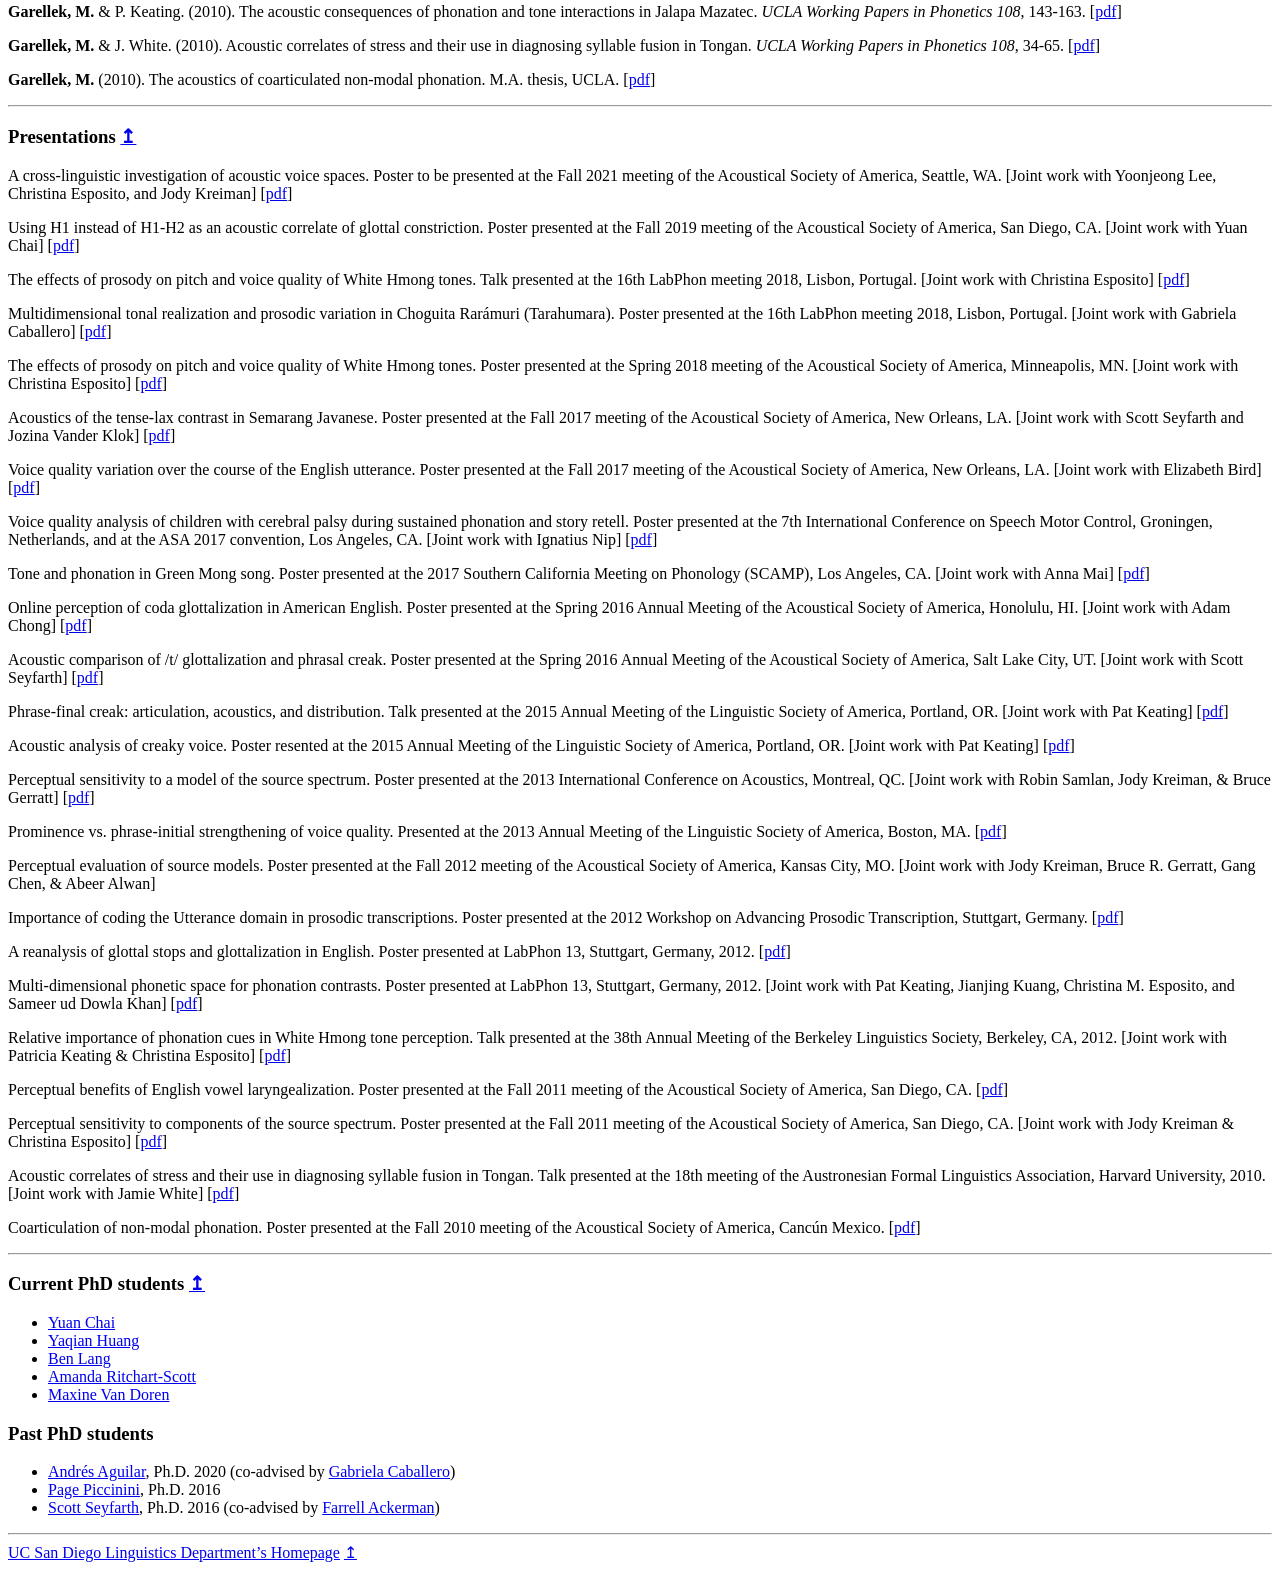
<file: tianyin1.html>
<html lang="en"><head>
    <meta charset="utf-8">
    <title>Tianyi Ni</title>
    <link rel="apple-touch-icon" sizes="180x180" href="/apple-touch-icon.png">
	<link rel="icon" type="image/png" sizes="32x32" href="/favicon-32x32.png">
	<link rel="icon" type="image/png" sizes="16x16" href="/favicon-16x16.png">
	<link rel="shortcut icon" href="favicon.ico">
	<link rel="manifest" href="/site.webmanifest">
	</head><body style="font-family:'Times New Roman'">


<a name="Top" <="" a="">

<table border="0" cellspacing="2" cellpadding="4">
<tbody><tr>
<td colstart="1">
<img src="tianyi1.jpeg" alt="Tianyi" width="256" align="left"> </td>
<td colstart="2"><h1>Tianyi Ni</h1>  

<p>Ph.D. student, THE Ohio State University</p>

<a href="https://linguistics.osu.edu">Department of 
Linguistics</a>
<br>200 Oxley Hall, 1712 Neil Ave.
<br>Columbus, OH 43210 USA
<br>✆ +1 (469) 610-6650
<br>✉ <TT><b>ni.386</b></TT> at <TT><b>osu</b></TT> dot <TT><b>edu</b></TT><p></p></td></tr></tbody></table>


<hr align="LEFT">
<h3>Research interests</h3>
</a><ul><a name="Top" <="" a="">
<li>Broad: Phonology, theoretical (generative phonology theory, emergent phonology theory, etc) and laboratorial (psychological, computational, statistical, etc)</li>
<li>Narrow: Suprasegmental phenomena and its interactions with others</li>
<li>Diachronical language changes (sound change, syntactic change)</li>
<li>Phonetic encoding of morphological structure</li>
</a><a name="languages"></a>
</ul>

<h3>About me</h3>
<h4 style="margin-bottom: 10px;">Education</h4>
	<ul style="font-weight:normal">
		<li>Department of Applied Mathematics, Computational and Applied Mathematics, University of Washington, M.S., 2021</li>
		<li>Department of Linguistics, Native American Languages and Linguistics, University of Arizona, M.A., 2021</li>
		<li>School of Computing and Augmented Intelligence, Computer Science, Arizona State University, M.S., 2019</li>
		<li>Department of Computer Science and Software Engineering, Computer Science, Nanjing University of Posts and Telecommunications, B.Eng., 2016</li>
	</ul>
	<h4 style="margin-bottom: 10px;">Languages</h4>

<h3>Teaching</h3>
<ul>
	<li>LING 3501 Introduction to American Indigenous Languages (AU 2023)</li>
	<li>LING 2501 Analyzing the Sounds of Language (SP 2024)</li>
</ul>

<h3>Links</h3>
<ul>
<li><a href="files/garellek_cv.pdf">My CV</a></li>
<li><a href="https://scholar.google.com/citations?user=AuWSm04AAAAJ&amp;hl">Google Scholar</a></li>
<li><a href="https://www.researchgate.net/profile/Marc_Garellek">ResearchGate</a></li>
<li><a href="http://hmong.ucsd.edu">Hmong project at UCSD</a></li>
</ul>

<h3><a> Skip to my</a> <a href="http://pages.ucsd.edu/~mgarellek/#Pubs1">Journal articles &amp; book chapters</a>, <a href="http://pages.ucsd.edu/~mgarellek/#Pubs2">Other papers</a>, <a href="http://pages.ucsd.edu/~mgarellek/#Talks">Conference presentations</a>, and <a href="http://pages.ucsd.edu/~mgarellek/#Students">Students</a>.</h3>

<a name="Pubs1"></a>
<hr align="LEFT">
<h3>Journal articles and book chapters <a href="#Top">↥</a></h3>
<p><i>Please email me if you can't access any of the papers below.</i></p>

<h4><i>Articles in press and published online first</i></h4>
<p><b>Garellek, M.</b>, Y. Chai, Y. Huang, &amp; M. Van Doren. Voicing of glottal consonants and non-modal vowels. <i>Journal of the International Phonetic Association</i>. Published online 19 July 2021. [<a href="https://doi.org/10.1017/S0025100321000116">doi</a>] [<a href="https://osf.io/rs89n/">pre-print and data</a>]</p>

<a name="Hmoob"></a><p><a name="Hmoob"><b>Garellek, M.</b>, &amp; C. M. Esposito. Phonetics of White Hmong vowel and tonal contrasts.</a> <i>Journal of the International Phonetic Association</i>. Published online 22 June 2021. [<a href="https://doi.org/10.1017/S0025100321000104">doi</a>] [<a href="files/SupplementaryFiles_Hmong.html">supplementary materials</a>] <a href="#languages">↥</a></p>  


<h4><i>Published work that has appeared in print</i></h4>
<p><b>Garellek, M.</b> (2022). Theoretical achievements of phonetics in the 21st century: Phonetics of voice quality. <i>Journal of Phonetics 94</i>: 101155. [<a href="https://doi.org/10.1016/j.wocn.2022.101155">doi</a>]

<a name="Ralámuli_ra'ícha"></a></p><p><a name="Ralámuli_ra'ícha">Caballero, G., Y. Chai, &amp; <b>M. Garellek</b>. (2022). Stress, tone, and intonation in Choguita Rarámuri. In H. Kubozono, J. Ito, &amp; A. Mester (eds), <i>Prosody and prosodic interfaces</i> (pp. 227–248). Oxford: Oxford University Press. [</a><a href="https://ychaiucsd.github.io/website/file/Caballero_et_al_Raramuri_prosody.pdf">pre-print</a>] <a href="#languages">↥</a></p>

<a name="Qaqet"></a><p><a name="Qaqet"> Tabain, M., <b>M. Garellek</b>, B. Hellwig, A. Gregory, &amp; R. Beare. (2022). Voicing in Qaqet: prenasalization and language contact. <i>Journal of Phonetics 91</i>: 101138. [</a><a href="https://doi.org/10.1016/j.wocn.2022.101138">doi</a>] <a href="#languages">↥</a></p>

<p>Nip, I. S. B. &amp; <b>M. Garellek</b>. (2021). Voice quality of children with cerebral palsy. <i>Journal of Speech, Language, and Hearing Research 64</i>: 3051-3059. [<a href="https://doi.org/10.1044/2021_JSLHR-20-00633">doi</a>]</p>

<p>Kreiman, J., Y. Lee, <b>M. Garellek</b>, R. Samlan, &amp; B. R. Gerratt. (2021). Validating a psychoacoustic model of voice quality. <i>Journal of the Acoustical Society of America 149</i>: 457-465. [<a href="https://doi.org/10.1121/10.0003331">doi</a>]</p>

<a name="English"></a><p><a name="English">Seyfarth, S., &amp; <b>M. Garellek</b>. (2020). Physical and phonological causes of coda /t/ glottalization in the mainstream American English of central Ohio.</a> <i>Laboratory Phonology 11</i>: 24. [<a href="http://doi.org/10.5334/labphon.213">doi</a>] <a href="#languages">↥</a></p>  

<a name="lea_fakatonga"></a><p><a name="lea_fakatonga"><b>Garellek, M.</b>, &amp; M. Tabain. (2020). Tongan.</a><a> <i>Journal of the International Phonetic Association 50</i>: 406-416. [</a><a href="https://doi.org/10.1017/S0025100318000397">doi</a>] <a href="#languages">↥</a></p>  

<p><b>Garellek, M.</b>, M. Gordon, J. Kirby, W.-S. Lee, A. Michaud, C. Mooshammer, O. Niebuhr, D. Recasens, T. B. Roettger, A. Simpson, &amp; K. M. Yu. (2020). Toward open data policies in phonetics: what we can gain and how we can avoid pitfalls. <i>Journal of Speech Sciences 9</i>: 03-16. [<a href="https://doi.org/10.20396/joss.v9i00.14955">doi</a>]</p>

<a name="יידיש"></a><p><a name="יידיש"><b>Garellek, M.</b> (2020). Phonetics and phonology of schwa insertion in Central Yiddish.</a> <i>Glossa: a journal of general linguistics 5</i>(1): 66. 1-25. [<a href="https://doi.org/10.5334/gjgl.1141">doi</a>] <a href="#languages">↥</a></p>  

<a name="Tâa"></a><p><a name="Tâa"><b>Garellek, M.</b> (2020). Acoustic discriminability of the complex phonation system in !Xóõ.</a><a> <i>Phonetica 77</i>:131-160. [</a><a href="https://doi.org/10.1159/000494301">doi</a>] [<a href="files/Garellek_!Xoo_Phonetica.pdf">pdf of pre-print</a>][<a href="files/SupplementaryFiles_!Xoo.html">supplementary materials</a>] <a href="#languages">↥</a></p>  

<a name="Basa_Jawa"></a><p><a name="Basa_Jawa">Seyfarth, S., J. Vander Klok, &amp; <b>M. Garellek</b>. (2019). Evidence against interactive effects on articulation in Javanese verb paradigms.</a> <i>Psychonomic Bulletin &amp; Review 26</i>: 1690-1696. [<a href="http://dx.doi.org/10.3758/s13423-019-01637-2">doi</a>] [<a href="files/Seyfarth_etal_2019_PBR.pdf">pre-print</a>] <a href="#languages">↥</a></p>  

<p><b>Garellek, M.</b> (2019). The phonetics of voice. In W. F. Katz &amp; P. F. Assmann (eds.) <i>The Routledge Handbook of Phonetics</i> (pp. 75-106). Oxford: Routledge. [<a href="https://doi.org/10.4324/9780429056253-5">doi</a>][<a href="files/Garellek_2019_Handbook.pdf">pre-print</a>]</p>

<a name="հայերեն"></a><p><a name="հայերեն">Seyfarth, S., &amp; <b>M. Garellek</b>. (2018). Plosive voicing acoustics and voice quality in Yerevan Armenian.</a> <i>Journal of Phonetics 71</i>: 425-450. [<a href="https://doi.org/10.1016/j.wocn.2018.09.001">doi</a>] [<a href="files/Seyfarth_Garellek_2018_JPhon.pdf">pre-print</a>] <a href="#languages">↥</a></p>  

<p>Chong, A. J., &amp; <b>M. Garellek</b>. (2018). Online perception of glottalized coda stops in American English. <i>Laboratory Phonology 9</i>: 4. [<a href="http://doi.org/10.5334/labphon.70">doi</a>] [<a href="https://www.adamjchong.com/uploads/8/9/5/9/89596735/chonggarellek_labphonms_supplementarymaterials.pdf">supplementary materials</a>] [<a href="https://www.adamjchong.com/uploads/8/9/5/9/89596735/sampleaudio.zip">sample audio</a>]</p>

<p>Seyfarth, S., <b>M. Garellek</b>, G. Gillingham, F. Ackerman, &amp; R. Malouf.  (2018). Acoustic differences in morphologically-distinct homophones. <i>Language, Cognition and Neuroscience 33</i>: 32-49. [<a href="http://dx.doi.org/10.1080/23273798.2017.1359634">doi</a>] [<a href="http://scottseyfarth.com/docs/SeyfarthGarellekGillinghamAckermanMalouf_Stimuli.zip">stimuli</a>]</p>  

<a name="മലയാളം"></a><p><a name="മലയാളം">Namboodiripad, S., &amp; <b>M. Garellek</b>.  (2017). Malayalam (Namboodiri Dialect).</a> <i>Journal of the International Phonetic Association 47</i>: 109-118. [<a href="http://dx.doi.org/10.1017/S0025100315000407">doi</a>] [<a href="https://doi.org/10.1017/S0025100316000141">corrigendum</a>] <a href="#languages">↥</a></p>   

<a name="Nisu"></a><p><a name="Nisu"><b>Garellek, M.</b>, A. Ritchart, &amp; J. Kuang.  (2016). Breathy voice during nasality: a cross-linguistic study.</a> <i>Journal of Phonetics 59</i>: 110-121. [<a href="https://doi.org/10.1016/j.wocn.2016.09.001">doi</a>] <a href="#languages">↥</a></p> 

<p>Gerratt, B. R., J. Kreiman, &amp; <b>M. Garellek</b>.  (2016). Comparing measures of voice quality from sustained phonation and continuous speech. <i>Journal of Speech, Language, and Hearing Research 59</i>: 994-1001. [<a href="files/Gerratt_etal_2016_JSLHR.pdf">pdf</a>]</p>  

<p><b>Garellek, M.</b>, R. Samlan, B. R. Gerratt, &amp; J. Kreiman.  (2016). Modeling the voice source in terms of spectral slopes. <i>Journal of the Acoustical Society of America 139</i>(3): 1404-1410. [<a href="https://doi.org/10.1121/1.4944474">doi</a>]</p> 

<p>Kreiman, J., <b>M. Garellek</b>, G. Chen, A. Alwan, &amp; B. R. Gerratt.  (2015). Perceptual evaluation of voice source models. <i>Journal of the Acoustical Society of America 138</i>(1): 1-10. [<a href="https://doi.org/10.1121/1.4922174">doi</a>]</p>  

<p><b>Garellek, M.</b>, &amp; J. White.  (2015). Phonetics of Tongan stress. <i>Journal of the International Phonetic Association 45</i>(1): 13-34. [<a href="https://doi.org/10.1017/S0025100314000206">doi</a>]</p> 

<p><b>Garellek, M.</b> (2015). Perception of glottalization and phrase-final creak. <i>Journal of the Acoustical Society of America 137</i>(2): 822-831. [<a href="https://doi.org/10.1121/1.4906155">doi</a>]</p> 

<a name="español"></a><p><a name="español"><b>Garellek, M.</b> (2014). Voice quality strengthening and glottalization.</a> <i>Journal of Phonetics 45</i>(1): 106-113. [<a href="https://doi.org/10.1016/j.wocn.2014.04.001">doi</a>] <a href="#languages">↥</a></p>  

<p>Kreiman, J., B. R. Gerratt, <b>M. Garellek</b>, R. Samlan, &amp; Z. Zhang. (2014). Toward a unified theory of voice production and perception. <i>Loquens 1</i>(1): e009. [<a href="files/Kreiman_etal_2014_Loquens.pdf">pdf</a>]</p> 

<p><b>Garellek, M.</b>, C. M. Esposito, P. Keating, &amp; J. Kreiman. (2013). Voice quality and tone identification in White Hmong. <i>Journal of the Acoustical Society of America 133</i>(2): 1078-1089. [<a href="https://doi.org/10.1121/1.4773259">doi</a>]</p> 

<p>Zhang, Z., J. Kreiman, B. R. Gerratt, &amp; <b>M. Garellek</b>. (2013). Acoustic and perceptual effects of changes in body-layer stiffness in symmetric and asymmetric vocal fold models. <i>Journal of the Acoustical Society of America 133</i>(1): 453-462. [<a href="https://doi.org/10.1121/1.4770235">doi</a>]</p> 

<p><b>Garellek, M.</b> (2012). The timing and sequencing of coarticulated non-modal phonation in English and White Hmong. <i>Journal of Phonetics 40</i>(1): 152-161. [<a href="https://doi.org/10.1016/j.wocn.2011.10.003">doi</a>]</p> 

<a name="én_ntáxjo"></a><p><a name="én_ntáxjo"><b>Garellek, M.</b> &amp; P. Keating. (2011). The acoustic consequences of phonation and tone interactions in Jalapa Mazatec.</a> <i>Journal of the International Phonetic Association 41</i>(2): 185-205. [<a href="https://doi.org/10.1017/S0025100311000193">doi</a>] <a href="#languages">↥</a></p>  

<p>Daland, R., B. Hayes, J. White, <b>M. Garellek</b>, A. Davis, &amp; I. Normann. (2011). Explaining sonority projection effects. <i>Phonology&nbsp;28</i>(2): 197-234. [<a href="https://doi.org/10.1017/S0952675711000145">doi</a>]</p> 


<a name="Pubs2"></a>
<hr align="LEFT">
<h3>Other publications <a href="#Top">↥</a></h3>
<p>Bird, E., &amp; <b>M. Garellek</b>. (2019). Dynamics of voice quality of the course of the English utterance. <i>Proceedings of the 19th International Congress of Phonetic Sciences</i>, 2406-2410. [<a href="files/Bird_Garellek_2019_ICPhS.pdf">pdf</a>]</p>

<p>Mai, A., M. Moua, &amp; <b>M. Garellek</b>. (2019). Tone-tune association and voice quality in Green Mong folk songs. <i>Proceedings of the 19th International Congress of Phonetic Sciences</i>, 1962-1966. [<a href="files/Mai_etal_2019_ICPhS.pdf">pdf</a>]</p>

<p><b>Garellek, M.</b>, &amp; S. Seyfarth. (2016). Acoustic differences between English /t/ glottalization and phrasal creak. <i>Proceedings of Interspeech 2016</i>, 1054-1058. [<a href="files/Garellek_Seyfarth_2016_Interspeech.pdf">pdf</a>]</p>

<p>Ritchart, A., G. Goodall, &amp; <b>M. Garellek</b>. (2016). Prosody and the <i>that</i>-trace effect: an experimental study. <i>Proceedings of the 33rd West Coast Conference on Formal Linguistics</i>. [<a href="files/Ritchart_etal_2016_WCCFL.pdf">pdf</a>]</p>

<p>Seyfarth, S., &amp; <b>M. Garellek</b>. (2015). Coda glottalization in American English. <i>Proceedings of the 18th International Congress of Phonetic Sciences</i>. [<a href="files/Seyfarth_Garellek_2015_ICPhS.pdf">pdf</a>]</p>

<p><b>Garellek, M.</b>, A. Aguilar, G. Caballero, &amp; L. Carroll. (2015). Lexical and post-lexical tone in Choguita Rarámuri. <i>Proceedings of the 18th International Congress of Phonetic Sciences</i>. [<a href="files/Garellek_etal_2015_ICPhS.pdf">pdf</a>]</p>  

<p>Keating, P., <b>M. Garellek</b>, &amp; J. Kreiman. (2015). Acoustic properties of different kinds of creaky voice. <i>Proceedings of the 18th International Congress of Phonetic Sciences</i>. [<a href="files/Keating_etal_2015_ICPhS.pdf">pdf</a>]</p>

<p>Piccinini, P. E., &amp; <b>M. Garellek</b>. (2014). Prosodic cues to monolingual versus code-switching sentences in English and Spanish. <i>Proceedings of Speech Prosody 7</i>, 885-889. [<a href="files/Piccinini_Garellek_2014_SpPros.pdf">pdf</a>]</p>

<p><b>Garellek, M.</b>, P. Keating, &amp; C. M. Esposito (2014). Relative role of phonation in White Hmong tone perception. <i>Proceedings of the 38th Annual Meeting of the Berkeley Linguistics Society</i>, 179-189. [<a href="files/Garellek_etal_2014_BLS.pdf">pdf</a>]</p>

<p><b>Garellek, M.</b> (2013). Production and perception of glottal stops. Ph.D. dissertation, UCLA. [<a href="files/Garellek_dissertation.pdf">pdf</a>]</p>

<p><b>Garellek, M.</b>, R. A. Samlan, J. Kreiman, &amp; B. R. Gerratt. (2013). Perceptual sensitivity to a model of the source spectrum. <i>Proceedings of Meetings on Acoustics</i> 19, 060157.[<a href="files/Garellek_etal_2013_POMA.pdf">pdf</a>]<br></p>

<p>Chen, G., <b>M. Garellek</b>, J. Kreiman, B. R. Gerratt, &amp; A. Alwan. (2013). A perceptually and physiologically motivated voice source model. <i>Proceedings of Meetings on Acoustics</i> 19, 060160. [<a href="files/Chen_etal_2013_POMA.pdf">pdf</a>]</p>
                
<p>Chen, G., <b>M. Garellek</b>, J. Kreiman, B. Gerratt, &amp; A. Alwan. (2013). A perceptually and physiologically motivated voice source model. <i>Proceedings of Interspeech</i>, 2001-2005. [<a href="files/Chen_etal_2013_Interspeech.pdf">pdf</a>]</p>

<p><b>Garellek, M</b>. (2012). Word-initial glottalization and voice quality strengthening. <i>UCLA  Working Papers in Phonetics 111</i>, 92-122. [<a href="files/Garellek_2012_WPP111.pdf">pdf</a>]</p>

<p><b>Garellek, M</b>. (2012). Glottal stops before word-initial vowels in American English: distribution and acoustic characteristics. <i>UCLA  Working Papers in Phonetics 110</i>, 1-23. [<a href="files/Garellek_2012_WPP.pdf">pdf</a>]</p>

<p><b>Garellek, M.</b>, C. M. Esposito, P. Keating, &amp; J. Kreiman. (2012). Perception of spectral slopes and tone identification in White Hmong. <i>UCLA Working Papers in Phonetics 110</i>, 24-45. [<a href="files/Garellek_etal_2012_WPP.pdf">pdf</a>]</p>

<p><b>Garellek, M.</b> &amp; J. White. (2012). Stress correlates and vowel targets in Tongan. <i>UCLA Working Papers in Phonetics 110</i>, 65-85. [<a href="files/Garellek_White_2012_WPP.pdf">pdf</a>]</p>

<p><b>Garellek, M.</b> (2011). The benefits of vowel laryngealization on the perception of coda stops in English. <i>UCLA Working Papers in Phonetics 109</i>, 31-39. [<a href="files/Garellek_2011_WPP.pdf">pdf</a>]</p>

<p><b>Garellek, M.</b> (2011). Lexical effects on English vowel laryngealization. <i>Proceedings of the 17th International Congress of Phonetic Sciences</i>, 727-730. [<a href="files/Garellek_2011_ICPhS.pdf">pdf</a>]</p>

<p>Keating, P., C. M. Esposito, <b>M. Garellek</b>, S. Khan, &amp; J. Kuang. (2011). Phonation contrasts across languages. <i>Proceedings of the 17th International Congress of Phonetic Sciences</i>, 727-730. [<a href="files/Keating_etal_ICPhS_2011.pdf">pdf</a>]</p>

<p>Keating, P., C. M. Esposito, <b>M. Garellek</b>, S. Khan, &amp; J. Kuang. (2010). Phonation contrasts across languages. <i>UCLA Working Papers in Phonetics 108</i>, 188-202. [<a href="files/Keating_etal_WPP_108.pdf">pdf</a>]</p>

<p><b>Garellek, M.</b> &amp; P. Keating. (2010). The acoustic consequences of phonation and tone interactions in Jalapa Mazatec. <i>UCLA Working Papers in Phonetics 108</i>, 143-163. [<a href="files/Garellek_Keating_WPP_108.pdf">pdf</a>]</p>

<p><b>Garellek, M.</b> &amp; J. White. (2010). Acoustic correlates of stress and their use in diagnosing syllable fusion in Tongan. <i>UCLA Working Papers in Phonetics 108</i>, 34-65. [<a href="files/Garellek_White_WPP_108.pdf">pdf</a>]</p>

<p><b>Garellek, M.</b> (2010). The acoustics of coarticulated non-modal phonation. M.A. thesis, UCLA. [<a href="files/Garellek_2010_MA.pdf">pdf</a>]</p>


<a name="Talks"></a>
<hr align="LEFT">
<h3>Presentations <a href="#Top">↥</a></h3>
<p>A cross-linguistic investigation of acoustic voice spaces. Poster to be presented at the Fall 2021 meeting of the Acoustical Society of America, Seattle, WA. [Joint work with Yoonjeong Lee, Christina Esposito, and Jody Kreiman] [<a href="files/Lee_etal_2021_ASA.pdf">pdf</a>]</p>

<p>Using H1 instead of H1-H2 as an acoustic correlate of glottal constriction. Poster presented at the Fall 2019 meeting of the Acoustical Society of America, San Diego, CA. [Joint work with Yuan Chai] [<a href="files/Chai_Garellek_ASA_F2019.pdf">pdf</a>]</p>

<p>The effects of prosody on pitch and voice quality of White Hmong tones. Talk presented at the 16th LabPhon meeting 2018, Lisbon, Portugal. [Joint work with Christina Esposito] [<a href="files/Esposito_Garellek_LabPhon2018.pdf">pdf</a>]</p>

<p> Multidimensional tonal realization and prosodic variation in Choguita Rarámuri (Tarahumara). Poster presented at the 16th LabPhon meeting 2018, Lisbon, Portugal. [Joint work with Gabriela Caballero] [<a href="files/Caballero_Garellek_LabPhon2018.pdf">pdf</a>]</p>

<p>The effects of prosody on pitch and voice quality of White Hmong tones. Poster presented at the Spring 2018 meeting of the Acoustical Society of America, Minneapolis, MN. [Joint work with Christina Esposito] [<a href="files/Hmong_ASA_S2018.pdf">pdf</a>]</p>

<p>Acoustics of the tense-lax contrast in Semarang Javanese. Poster presented at the Fall 2017 meeting of the Acoustical Society of America, New Orleans, LA. [Joint work with Scott Seyfarth and Jozina Vander Klok] [<a href="files/Javanese_ASA_F2017.pdf">pdf</a>]</p>

<p>Voice quality variation over the course of the English utterance. Poster presented at the Fall 2017 meeting of the Acoustical Society of America, New Orleans, LA. [Joint work with Elizabeth Bird] [<a href="files/Bird_Garellek_ASA_F2017.pdf">pdf</a>]</p>

<p>Voice quality analysis of children with cerebral palsy during sustained phonation and story retell. Poster presented at the 7th International Conference on Speech Motor Control, Groningen, Netherlands, and at the ASA 2017 convention, Los Angeles, CA. [Joint work with Ignatius Nip] [<a href="files/Nip_Garellek_2017_Poster.pdf">pdf</a>]</p>

<p>Tone and phonation in Green Mong song. Poster presented at the 2017 Southern California Meeting on Phonology (SCAMP), Los Angeles, CA. [Joint work with Anna Mai] [<a href="files/Mai_Garellek_2017_PosterSCAMP.pdf">pdf</a>]</p>

<p>Online perception of coda glottalization in American English. Poster presented at the Spring 2016 Annual Meeting of the Acoustical Society of America, Honolulu, HI. [Joint work with Adam Chong] [<a href="files/Chong_Garellek_2016_ASA.pdf">pdf</a>]</p>

<p>Acoustic comparison of /t/ glottalization and phrasal creak. Poster presented at the Spring 2016 Annual Meeting of the Acoustical Society of America, Salt Lake City, UT. [Joint work with Scott Seyfarth] [<a href="files/Garellek_Seyfarth_ASA_S2016.pdf">pdf</a>]</p>

<p>Phrase-final creak: articulation, acoustics, and distribution. Talk presented at the 2015 Annual Meeting of the Linguistic Society of America, Portland, OR. [Joint work with Pat Keating] [<a href="files/Garellek_Keating_2015_LSA.pdf">pdf</a>]</p>

<p>Acoustic analysis of creaky voice. Poster resented at the 2015 Annual Meeting of the Linguistic Society of America, Portland, OR. [Joint work with Pat Keating] [<a href="files/Keating_Garellek_2015_LSA.pdf">pdf</a>]</p>

<p>Perceptual sensitivity to a model of the source spectrum. Poster presented at the 2013 International Conference on Acoustics, Montreal, QC. [Joint work with Robin Samlan, Jody Kreiman, &amp; Bruce Gerratt] [<a href="files/Garellek_etal_ASA_S2013.pdf">pdf</a>]</p>
               
<p>Prominence vs. phrase-initial strengthening of voice quality. Presented at the 2013 Annual Meeting of the Linguistic Society of America, Boston, MA. [<a href="files/Garellek_LSA_2013.pdf">pdf</a>]</p>
               
<p>Perceptual evaluation of source models. Poster presented at the Fall 2012 meeting of the Acoustical Society of America, Kansas City, MO. [Joint work with Jody Kreiman, Bruce R. Gerratt, Gang Chen, &amp; Abeer Alwan]</p>

<p>Importance of coding the Utterance domain in prosodic transcriptions. Poster presented at the 2012 Workshop on Advancing Prosodic Transcription, Stuttgart, Germany. [<a href="files/Garellek_2012_APTW_Poster.pdf">pdf</a>]</p>

<p>A reanalysis of glottal stops and glottalization in English. Poster presented at LabPhon 13, Stuttgart, Germany, 2012. [<a href="files/Garellek_2012_LabPhon13_Poster.pdf">pdf</a>]</p>

<p>Multi-dimensional phonetic space for phonation contrasts. Poster presented at LabPhon 13, Stuttgart, Germany, 2012. [Joint work with Pat Keating, Jianjing Kuang, Christina M. Esposito, and Sameer ud Dowla Khan] [<a href="files/Keating et al 2012 LabPhon poster.pdf">pdf</a>]</p>

<p>Relative importance of phonation cues in White Hmong tone perception. Talk presented at the 38th Annual Meeting of the Berkeley Linguistics Society, Berkeley, CA, 2012. [Joint work with Patricia Keating &amp; Christina Esposito] [<a href="files/Garellek_etal_2012_BLS.pdf">pdf</a>]</p>
               
<p>Perceptual benefits of English vowel laryngealization. Poster presented at the Fall 2011 meeting of the Acoustical Society of America, San Diego, CA. [<a href="files/Garellek_2011_ASA.pdf">pdf</a>]</p>
               
<p>Perceptual sensitivity to components of the source spectrum. Poster presented at the Fall 2011 meeting of the Acoustical Society of America, San Diego, CA. [Joint work with Jody Kreiman &amp; Christina Esposito] [<a href="files/Kreiman_etal_2011_ASA.pdf">pdf</a>]</p>
               
<p>Acoustic correlates of stress and their use in diagnosing syllable fusion in Tongan. Talk presented at the 18th meeting of the Austronesian Formal Linguistics Association, Harvard University, 2010. [Joint work with Jamie White] [<a href="files/White_Garellek_AFLA18.pdf">pdf</a>]</p>
               
<p>Coarticulation of non-modal phonation. Poster presented at the Fall 2010 meeting of the Acoustical Society of America, Cancún Mexico. [<a href="files/ASAPosterF2010_MarcGarellek.pdf">pdf</a>]</p>

<a name="Students"></a>
<hr align="LEFT">
<h3>Current PhD students <a href="#Top">↥</a></h3>

<ul>


<li><a href="https://yuanucsd.github.io/website/">Yuan Chai</a>
</li>

<li><a href="https://sites.google.com/ucsd.edu/yaqianhuang/">Yaqian Huang</a>
</li>

<li><a href="https://languist.co/">Ben Lang</a>
</li>

<li><a href="http://idiom.ucsd.edu/~aritchart/">Amanda Ritchart-Scott</a>
</li>

<li><a href="https://sites.google.com/ucsd.edu/maxinevandoren">Maxine Van Doren</a>
</li>

</ul>

<h3>Past PhD students</h3>

<ul>

<li><a href="https://aztlan.sdsu.edu/faculty/aguilar">Andrés Aguilar</a>,
Ph.D. 2020 (co-advised by <a href="https://sites.google.com/view/gcaballero">
Gabriela Caballero</a>)</li>

<li><a href="https://pagepiccinini.com/">Page Piccinini</a>,
Ph.D. 2016
</li>

<li><a href="http://scottseyfarth.com/">Scott Seyfarth</a>,
Ph.D. 2016 (co-advised by <a href="http://idiom.ucsd.edu/~ackerman/">
Farrell Ackerman</a>)
</li></ul>


<hr align="LEFT">
<a href="http://ling.ucsd.edu/" target="_top">UC San Diego Linguistics Department’s Homepage</a> <a href="#Top">↥</a>


<!-- Start of StatCounter Code for Default Guide -->
<script async="" src="https://www.google-analytics.com/analytics.js"></script><script type="text/javascript">
var sc_project=9073086; 
var sc_invisible=1; 
var sc_security="667e2c3a"; 
var scJsHost = (("https:" == document.location.protocol) ?
"https://secure." : "http://www.");
document.write("<sc"+"ript type='text/javascript' src='" +
scJsHost+
"statcounter.com/counter/counter.js'></"+"script>");
</script><script type="text/javascript" src="https://secure.statcounter.com/counter/counter.js"></script>
<noscript><div class="statcounter"><a title="hits counter"
href="http://statcounter.com/" target="_blank"><img
class="statcounter"
src="http://c.statcounter.com/9073086/0/667e2c3a/1/"
alt="hits counter"></a></div></noscript>
<!-- End of StatCounter Code for Default Guide -->

<!-- Start of Google Analytics Code -->
<script>
  (function(i,s,o,g,r,a,m){i['GoogleAnalyticsObject']=r;i[r]=i[r]||function(){
  (i[r].q=i[r].q||[]).push(arguments)},i[r].l=1*new Date();a=s.createElement(o),
  m=s.getElementsByTagName(o)[0];a.async=1;a.src=g;m.parentNode.insertBefore(a,m)
  })(window,document,'script','https://www.google-analytics.com/analytics.js','ga');

  ga('create', 'UA-88454846-1', 'auto');
  ga('send', 'pageview');

</script>
<!-- End of Google Analytics Code -->




</body></html>
</file>
<file: styles.css>
:root {
  --bg: #fbfbf8;
  --ink: #171815;
  --muted: #6b6f67;
  --soft: #eeeee8;
  --line: #dcded6;
  --accent: #2e6d64;
  --accent-warm: #8a4b2f;
  --max: 920px;
}

* {
  box-sizing: border-box;
}

html {
  scroll-behavior: smooth;
}

body {
  margin: 0;
  background: var(--bg);
  color: var(--ink);
  font-family: -apple-system, BlinkMacSystemFont, "Segoe UI", sans-serif;
  font-size: 16px;
  line-height: 1.68;
  overflow-x: hidden;
}

img {
  display: block;
  max-width: 100%;
}

a {
  color: var(--accent);
  font-weight: 650;
  text-decoration-color: rgba(46, 109, 100, 0.28);
  text-underline-offset: 0.18em;
}

a:hover {
  color: var(--accent-warm);
  text-decoration-color: rgba(138, 75, 47, 0.38);
}

:focus-visible {
  outline: 2px solid rgba(46, 109, 100, 0.4);
  outline-offset: 4px;
}

.skip-link {
  position: absolute;
  left: 1rem;
  top: 1rem;
  z-index: 20;
  transform: translateY(-160%);
  background: var(--ink);
  color: #fff;
  padding: 0.45rem 0.7rem;
}

.skip-link:focus {
  transform: translateY(0);
}

.section-shell {
  width: min(var(--max), calc(100% - 40px));
  margin: 0 auto;
}

.site-header {
  position: sticky;
  top: 0;
  z-index: 10;
  border-bottom: 1px solid var(--line);
  background: rgba(251, 251, 248, 0.92);
  backdrop-filter: blur(16px);
}

.nav-shell {
  width: min(var(--max), calc(100% - 40px));
  min-height: 58px;
  margin: 0 auto;
  display: flex;
  align-items: center;
  justify-content: space-between;
  gap: 1.25rem;
}

.brand {
  display: inline-flex;
  align-items: center;
  gap: 0.65rem;
  color: var(--ink);
  font-size: 0.95rem;
  font-weight: 760;
  text-decoration: none;
  white-space: nowrap;
}

.brand-avatar {
  width: 34px;
  height: 34px;
  border-radius: 50%;
  object-fit: cover;
}

.nav-links {
  display: flex;
  align-items: center;
  gap: 1rem;
  color: var(--muted);
  font-size: 0.91rem;
  white-space: nowrap;
}

.nav-links a {
  color: var(--muted);
  font-weight: 650;
  text-decoration: none;
}

.nav-links a:hover,
.nav-links a[aria-current="page"] {
  color: var(--ink);
}

.intro {
  display: grid;
  grid-template-columns: 216px minmax(0, 1fr);
  gap: clamp(1.35rem, 3vw, 2.1rem);
  align-items: center;
  padding: clamp(2.4rem, 5vw, 4rem) 0 clamp(2.2rem, 5vw, 3.4rem);
}

.intro-copy,
.news-item > div,
.related-work li {
  min-width: 0;
}

.intro-figure {
  width: 216px;
  margin: 0;
}

.intro-photo-frame {
  display: block;
  width: 216px;
  height: 216px;
  aspect-ratio: 1 / 1;
  border-radius: 6px;
  background: var(--soft);
  contain: paint;
  overflow: clip;
  overflow: hidden;
  box-shadow: 0 8px 22px rgba(20, 22, 18, 0.08);
}

.intro-photo {
  width: 100%;
  height: 100%;
  object-fit: cover;
  object-position: center;
  transform: none;
}

.intro-figure figcaption {
  margin-top: 0.55rem;
  color: var(--muted);
  font-size: 0.78rem;
  line-height: 1.35;
}

.kicker {
  margin: 0 0 0.65rem;
  color: var(--accent-warm);
  font-size: 0.72rem;
  font-weight: 780;
  letter-spacing: 0.08em;
  line-height: 1.25;
  text-transform: uppercase;
}

h1,
h2,
h3,
p {
  margin-top: 0;
  overflow-wrap: break-word;
}

h1,
h2 {
  line-height: 1.13;
  letter-spacing: 0;
}

h1 {
  margin-bottom: 0.85rem;
  font-family: Georgia, "Times New Roman", serif;
  font-size: clamp(1.55rem, 2.7vw, 2.15rem);
  font-weight: 500;
}

h2 {
  max-width: 760px;
  margin-bottom: 0;
  font-family: Georgia, "Times New Roman", serif;
  font-size: clamp(1.25rem, 2.3vw, 1.8rem);
  font-weight: 500;
}

h3 {
  margin-bottom: 0.25rem;
  font-size: 1rem;
  line-height: 1.35;
}

.lead {
  max-width: 680px;
  margin-bottom: 0.8rem;
  color: #323530;
  font-size: 1rem;
  line-height: 1.62;
}

.lead-secondary {
  max-width: 680px;
  margin-bottom: 1.25rem;
  color: #454942;
  font-size: 0.98rem;
  line-height: 1.62;
}

.inline-links,
.news-links,
.work-links,
.item-links {
  display: flex;
  flex-wrap: wrap;
  gap: 0.6rem 1.5rem;
  align-items: center;
}

.inline-links a,
.inline-links .plain-email,
.news-links a,
.work-links a,
.item-links a {
  font-size: 0.94rem;
}

.inline-links {
  gap: 0.5rem;
}

.inline-links a,
.inline-links .plain-email {
  display: inline-flex;
  min-height: 32px;
  align-items: center;
  border: 1px solid var(--line);
  border-radius: 4px;
  padding: 0.2rem 0.55rem;
  background: rgba(255, 255, 255, 0.42);
  color: var(--accent);
  line-height: 1;
}

.inline-links a {
  text-decoration: none;
}

.inline-links .plain-email {
  color: var(--muted);
  font-weight: 650;
}

.inline-links a:hover {
  border-color: rgba(46, 109, 100, 0.45);
}

.news-links span {
  color: var(--muted);
  font-size: 0.94rem;
}

.work-links span,
.item-links span {
  color: var(--muted);
  font-size: 0.94rem;
}

.focus-section,
.featured-section,
.news-section,
.compact-section,
.research-program {
  padding: clamp(2rem, 4.5vw, 3.4rem) 0;
  border-top: 1px solid var(--line);
}

.section-title {
  margin-bottom: 1.5rem;
}

.section-copy {
  max-width: 720px;
  color: #333631;
  font-size: 1.03rem;
}

.focus-grid {
  display: grid;
  grid-template-columns: repeat(3, minmax(0, 1fr));
  gap: 1px;
  border: 1px solid var(--line);
  background: var(--line);
}

.focus-card {
  min-width: 0;
  width: 100%;
  padding: 1rem;
  background: rgba(255, 255, 255, 0.45);
}

.focus-card h3 {
  margin-bottom: 0.55rem;
}

.focus-card p {
  margin-bottom: 0;
  color: #3c4139;
  font-size: 0.95rem;
  line-height: 1.6;
  overflow-wrap: anywhere;
}

.featured-list {
  border-top: 1px solid var(--line);
}

.featured-item {
  display: grid;
  grid-template-columns: minmax(240px, 0.34fr) minmax(0, 1fr);
  gap: clamp(1.25rem, 3vw, 2rem);
  padding: 1.25rem 0;
  border-bottom: 1px solid var(--line);
}

.featured-item h3 {
  margin-bottom: 0;
}

.featured-item p {
  max-width: 680px;
  margin-bottom: 0;
  color: #3c4139;
  font-size: 0.97rem;
  line-height: 1.65;
}

.featured-item .item-links {
  grid-column: 2;
  margin-top: 0.35rem;
}

.news-list,
.plain-list,
.related-work ul {
  margin: 0;
  padding: 0;
  list-style: none;
}

.news-list {
  border-top: 1px solid var(--line);
}

.news-item {
  display: grid;
  grid-template-columns: 170px minmax(0, 1fr);
  gap: 1.2rem;
  padding: 1.1rem 0;
  border-bottom: 1px solid var(--line);
}

.news-item time {
  color: var(--muted);
  font-size: 0.92rem;
  font-weight: 680;
}

.news-item.is-upcoming time {
  color: var(--accent-warm);
  font-weight: 760;
}

.news-item p {
  margin-bottom: 0.35rem;
}

.plain-action {
  margin: 1.1rem 0 0;
}

.page-hero {
  padding: clamp(3rem, 7vw, 5.5rem) 0 clamp(2rem, 5vw, 3.5rem);
}

.page-hero h1 {
  margin-bottom: 1.2rem;
}

.page-intro {
  max-width: 760px;
  color: #30342e;
  font-size: clamp(1.02rem, 1.7vw, 1.14rem);
}

.about-narrative {
  max-width: 760px;
}

.about-narrative p {
  margin-bottom: 1rem;
}

.about-photo {
  max-width: 460px;
  margin: 1.35rem 0 1.25rem;
}

.about-photo img {
  width: 100%;
  aspect-ratio: 3 / 4;
  border-radius: 6px;
  object-fit: cover;
  object-position: center;
  box-shadow: 0 10px 24px rgba(20, 22, 18, 0.08);
}

.about-photo figcaption {
  margin-top: 0.6rem;
  color: var(--muted);
  font-size: 0.88rem;
  line-height: 1.45;
}

.music-list {
  max-width: 760px;
  margin: 0.25rem 0 0;
  padding-left: 1.15rem;
}

.music-list li + li {
  margin-top: 0.55rem;
}

.research-nav {
  display: flex;
  flex-wrap: wrap;
  gap: 0.55rem 1rem;
  padding-bottom: 2rem;
}

.research-nav a {
  color: var(--muted);
  font-size: 0.92rem;
  text-decoration: none;
}

.research-nav a:hover {
  color: var(--ink);
}

.research-program h2 {
  margin-bottom: 1.15rem;
  font-size: clamp(1.25rem, 2.3vw, 1.8rem);
}

.primary-program {
  border-top-color: var(--ink);
  border-top-width: 2px;
}

.research-program > p {
  max-width: 780px;
  color: #30342e;
  font-size: 1.02rem;
}

.related-work {
  max-width: 780px;
  margin-top: 1.7rem;
}

.related-work h3 {
  margin-bottom: 0.5rem;
}

.related-work li {
  padding: 1rem 0;
  border-top: 1px solid var(--line);
}

.related-work li:last-child {
  border-bottom: 1px solid var(--line);
}

.related-work strong,
.related-work span {
  display: block;
}

.related-work span {
  color: var(--muted);
}

.work-links {
  display: flex;
  flex-wrap: wrap;
  gap: 0.6rem 1.5rem;
  align-items: center;
  margin-top: 0.35rem;
}

.related-work .work-links {
  display: flex;
  flex-wrap: wrap;
  gap: 0.6rem 1.6rem;
  align-items: center;
}

.related-work .work-links a,
.related-work .work-links span {
  display: inline-flex;
  align-items: center;
  min-height: 1.7rem;
}

.related-work .work-links span {
  color: var(--muted);
}

.fact-list {
  max-width: 760px;
  margin: 0;
}

.fact-list div {
  display: grid;
  grid-template-columns: 160px minmax(0, 1fr);
  gap: 1rem;
  padding: 0.95rem 0;
  border-top: 1px solid var(--line);
}

.fact-list div:last-child {
  border-bottom: 1px solid var(--line);
}

.fact-list dt {
  color: var(--accent);
  font-weight: 760;
}

.fact-list dd {
  margin: 0;
}

.plain-list {
  max-width: 760px;
  border-top: 1px solid var(--line);
}

.plain-list li {
  display: grid;
  grid-template-columns: minmax(220px, 0.48fr) minmax(0, 1fr);
  gap: 1rem;
  padding: 0.95rem 0;
  border-bottom: 1px solid var(--line);
}

.plain-list span {
  color: var(--muted);
}

.teaching-groups {
  max-width: 800px;
  border-top: 1px solid var(--line);
}

.teaching-group {
  display: grid;
  grid-template-columns: minmax(220px, 0.36fr) minmax(0, 1fr);
  gap: 1.5rem;
  padding: 1.15rem 0;
  border-bottom: 1px solid var(--line);
}

.teaching-group h3 {
  margin-bottom: 0;
  color: var(--ink);
  font-size: 1rem;
}

.teaching-courses {
  min-width: 0;
}

.teaching-course + .teaching-course {
  margin-top: 0.9rem;
  padding-top: 0.9rem;
  border-top: 1px solid var(--line);
}

.teaching-course strong,
.teaching-course span {
  display: block;
}

.teaching-course span {
  margin-top: 0.18rem;
  color: var(--muted);
  font-size: 0.95rem;
}

.two-column {
  display: grid;
  grid-template-columns: 1fr 1fr;
  gap: 2rem;
  max-width: 760px;
}

.two-column p {
  color: var(--muted);
}

.site-footer {
  margin-top: 2rem;
  border-top: 1px solid var(--line);
  color: var(--muted);
}

.footer-shell {
  display: flex;
  justify-content: space-between;
  gap: 1rem;
  padding: 1.4rem 0;
  font-size: 0.92rem;
}

.footer-shell p {
  margin-bottom: 0;
}

@media (max-width: 760px) {
  .nav-shell {
    min-height: auto;
    padding: 0.75rem 0;
    align-items: flex-start;
    flex-direction: column;
    gap: 0.65rem;
  }

  .nav-links {
    width: 100%;
    overflow-x: auto;
    padding-bottom: 0.1rem;
  }

  .intro {
    grid-template-columns: 1fr;
  }

  .intro-photo {
    width: 100%;
    height: 100%;
  }

  .intro-figure {
    width: 156px;
    margin-top: 0;
  }

  .intro-photo-frame {
    width: 156px;
    height: 156px;
  }

  .lead,
  .lead-secondary {
    max-width: min(100%, 32ch);
    font-size: 0.96rem;
  }

  .news-item,
  .featured-item,
  .teaching-group,
  .fact-list div,
  .plain-list li,
  .two-column {
    grid-template-columns: 1fr;
  }

  .focus-grid {
    display: block;
    width: 100%;
  }

  .focus-card + .focus-card {
    border-top: 1px solid var(--line);
  }

  .featured-item .item-links {
    grid-column: auto;
  }

  .news-item {
    gap: 0.35rem;
  }

  .footer-shell {
    flex-direction: column;
  }
}

@media (max-width: 420px) {
  .section-shell,
  .nav-shell {
    width: min(var(--max), calc(100% - 48px));
  }

  .nav-links {
    gap: 0.85rem;
  }
}
</file>
